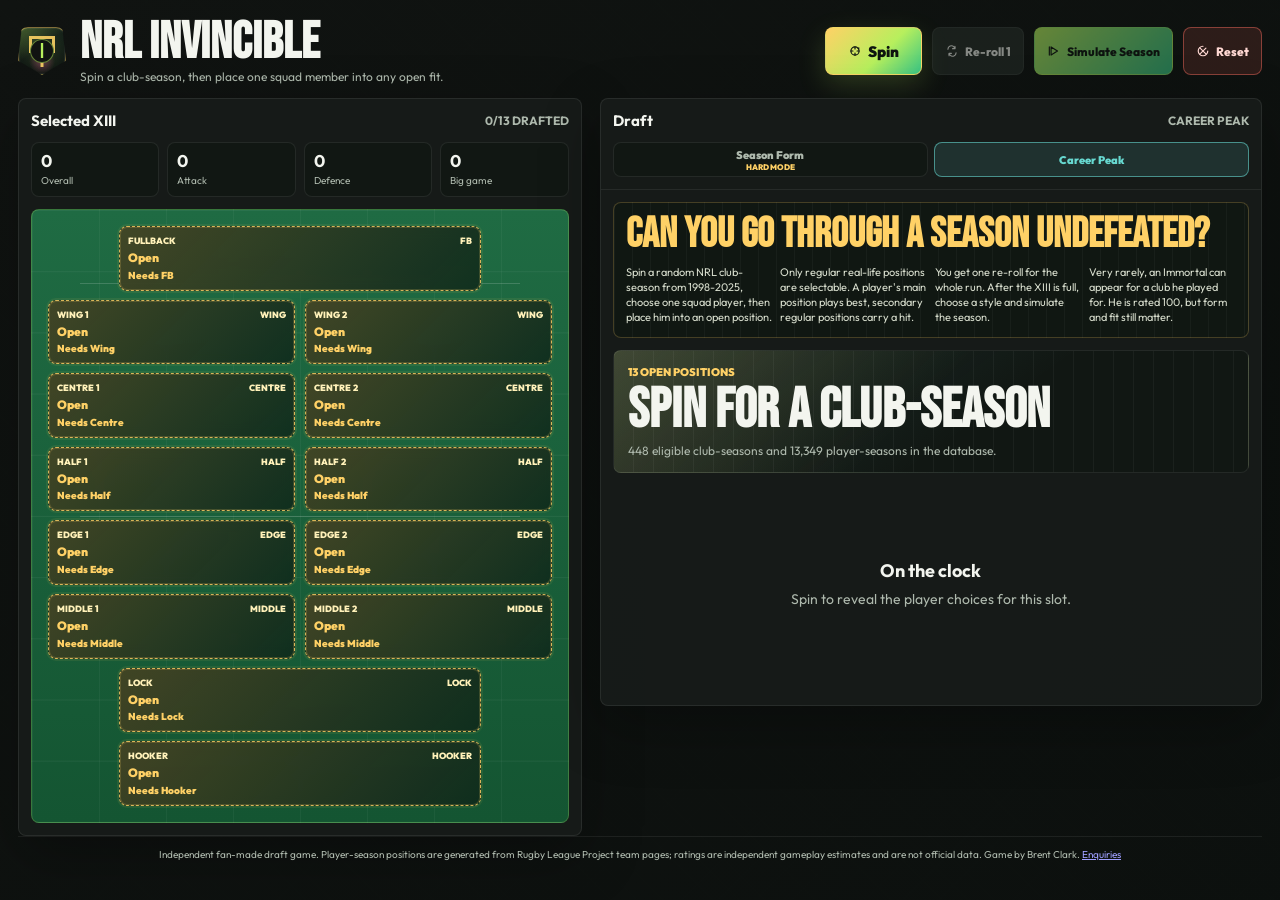
<file: index.html>
<!doctype html>
<html lang="en">
  <head>
    <meta charset="utf-8" />
    <meta name="viewport" content="width=device-width, initial-scale=1" />
    <title>NRL Invincible</title>
    <link rel="preconnect" href="https://fonts.googleapis.com" />
    <link rel="preconnect" href="https://fonts.gstatic.com" crossorigin />
    <link href="https://fonts.googleapis.com/css2?family=Bebas+Neue&family=Outfit:wght@400;600;700;800;900&display=swap" rel="stylesheet" />
    <link rel="icon" type="image/svg+xml" href="favicon.svg" />
    <link rel="stylesheet" href="styles.css?v=ratings-merge-2-20260616" />
  </head>
  <body>
    <main id="app" class="shell"></main>
    <script src="player-data.js?v=position-audit-20260613"></script>
    <script>
      window.addEventListener("error", (event) => {
        const scriptPath = event.target?.src ? new URL(event.target.src).pathname : "";
        if (scriptPath.endsWith("/player-position-audit.js")) {
          event.preventDefault();
          window.NRL_PLAYER_POSITION_AUDIT = null;
        }
      }, true);
    </script>
    <script src="player-position-audit.js?v=position-audit-20260613"></script>
    <script src="app.js?v=ratings-merge-2-20260616"></script>
  </body>
</html>
</file>
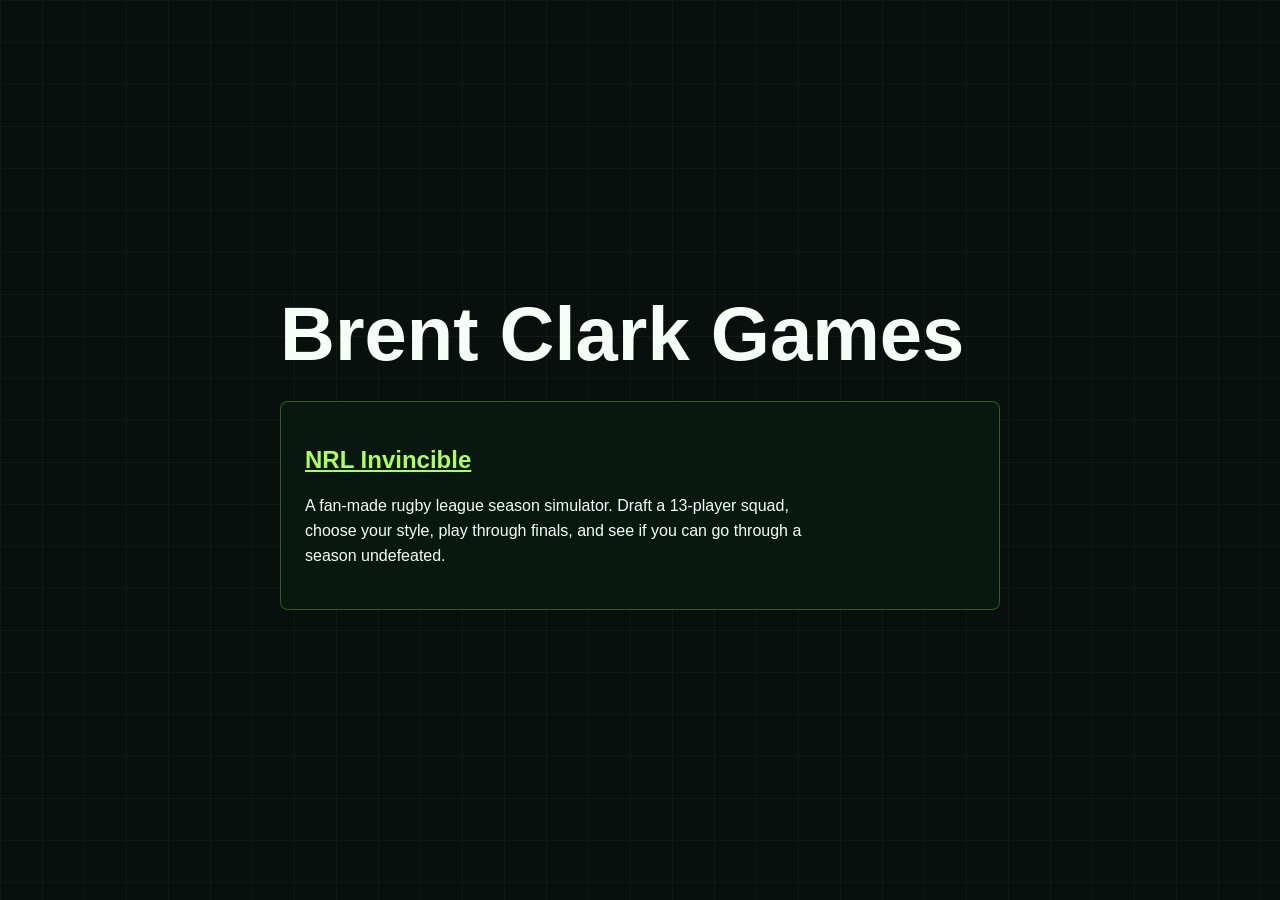
<file: public/index.html>
<!doctype html>
<html lang="en">
  <head>
    <meta charset="utf-8" />
    <meta name="viewport" content="width=device-width, initial-scale=1" />
    <title>Brent Clark Games</title>
    <meta name="description" content="Games by Brent Clark, including NRL Invincible, a fan-made rugby league season simulator." />
    <meta name="robots" content="index, follow" />
    <link rel="canonical" href="https://www.brent-clark.com/" />
    <style>
      :root {
        color-scheme: dark;
        font-family: Arial, sans-serif;
        background: #07100c;
        color: #f4fff7;
      }

      body {
        margin: 0;
        min-height: 100vh;
        display: grid;
        place-items: center;
        background:
          linear-gradient(rgba(255, 255, 255, 0.04) 1px, transparent 1px),
          linear-gradient(90deg, rgba(255, 255, 255, 0.04) 1px, transparent 1px),
          #07100c;
        background-size: 42px 42px;
      }

      main {
        width: min(720px, calc(100% - 32px));
      }

      h1 {
        margin: 0 0 24px;
        font-size: clamp(40px, 8vw, 76px);
      }

      section {
        border: 1px solid rgba(172, 255, 85, 0.28);
        border-radius: 8px;
        padding: 24px;
        background: rgba(10, 26, 18, 0.88);
      }

      a {
        color: #adff55;
        font-weight: 800;
      }

      p {
        max-width: 58ch;
        line-height: 1.55;
      }
    </style>
  </head>
  <body>
    <main>
      <h1>Brent Clark Games</h1>
      <section>
        <h2><a href="/nrlinvincible/">NRL Invincible</a></h2>
        <p>A fan-made rugby league season simulator. Draft a 13-player squad, choose your style, play through finals, and see if you can go through a season undefeated.</p>
      </section>
    </main>
  </body>
</html>
</file>
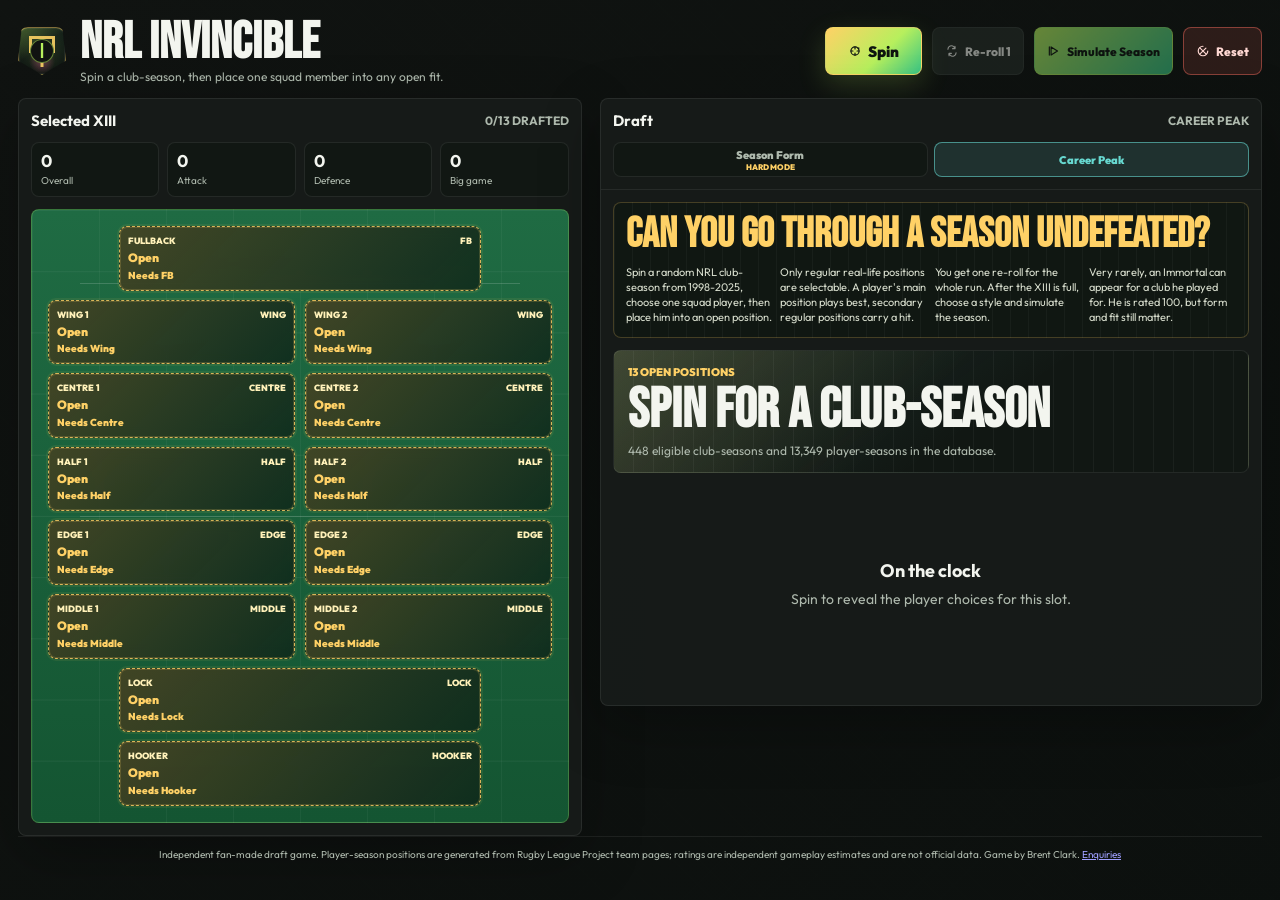
<file: public/nrlinvincible/index.html>
<!doctype html>
<html lang="en">
  <head>
    <meta charset="utf-8" />
    <meta name="viewport" content="width=device-width, initial-scale=1" />
    <title>NRL Invincible - Rugby League Season Simulator</title>
    <meta name="description" content="NRL Invincible is a fan-made rugby league game where you draft a 13-player squad, simulate a season, chase finals glory, and try to go undefeated." />
    <meta name="robots" content="index, follow" />
    <link rel="canonical" href="https://www.brent-clark.com/nrlinvincible/" />
    <meta property="og:site_name" content="Brent Clark Games" />
    <meta property="og:title" content="NRL Invincible" />
    <meta property="og:description" content="Draft your squad, simulate a season, and see if you can go undefeated." />
    <meta property="og:type" content="website" />
    <meta property="og:url" content="https://www.brent-clark.com/nrlinvincible/" />
    <meta property="og:image" content="https://www.brent-clark.com/nrlinvincible/social-preview.svg" />
    <meta name="twitter:card" content="summary_large_image" />
    <meta name="twitter:title" content="NRL Invincible" />
    <meta name="twitter:description" content="Draft your squad, simulate a season, and see if you can go undefeated." />
    <meta name="twitter:image" content="https://www.brent-clark.com/nrlinvincible/social-preview.svg" />
    <link rel="preconnect" href="https://fonts.googleapis.com" />
    <link rel="preconnect" href="https://fonts.gstatic.com" crossorigin />
    <link href="https://fonts.googleapis.com/css2?family=Bebas+Neue&family=Outfit:wght@400;600;700;800;900&display=swap" rel="stylesheet" />
    <link rel="icon" type="image/svg+xml" href="favicon.svg" />
    <link rel="stylesheet" href="styles.css?v=ratings-merge-3-20260616" />
    <script type="application/ld+json">
      {
        "@context": "https://schema.org",
        "@type": "VideoGame",
        "name": "NRL Invincible",
        "url": "https://www.brent-clark.com/nrlinvincible/",
        "description": "A fan-made rugby league season simulator where you draft a 13-player squad, simulate a season, chase finals glory, and try to go undefeated.",
        "applicationCategory": "Game",
        "operatingSystem": "Web browser",
        "genre": ["Sports game", "Simulation game"],
        "creator": {
          "@type": "Person",
          "name": "Brent Clark"
        }
      }
    </script>
  </head>
  <body>
    <main id="app" class="shell" aria-label="NRL Invincible game"></main>
    <noscript>
      <h1>NRL Invincible</h1>
      <p>NRL Invincible is a fan-made rugby league season simulator. Draft a 13-player squad, choose your style, play through finals, and see if you can go through a season undefeated.</p>
    </noscript>
    <script src="player-data.js?v=position-audit-20260613"></script>
    <script>
      window.addEventListener("error", (event) => {
        const scriptPath = event.target?.src ? new URL(event.target.src).pathname : "";
        if (scriptPath.endsWith("/player-position-audit.js")) {
          event.preventDefault();
          window.NRL_PLAYER_POSITION_AUDIT = null;
        }
      }, true);
    </script>
    <script src="player-position-audit.js?v=position-audit-20260613"></script>
    <script src="app.js?v=ratings-merge-3-20260616"></script>
  </body>
</html>
</file>
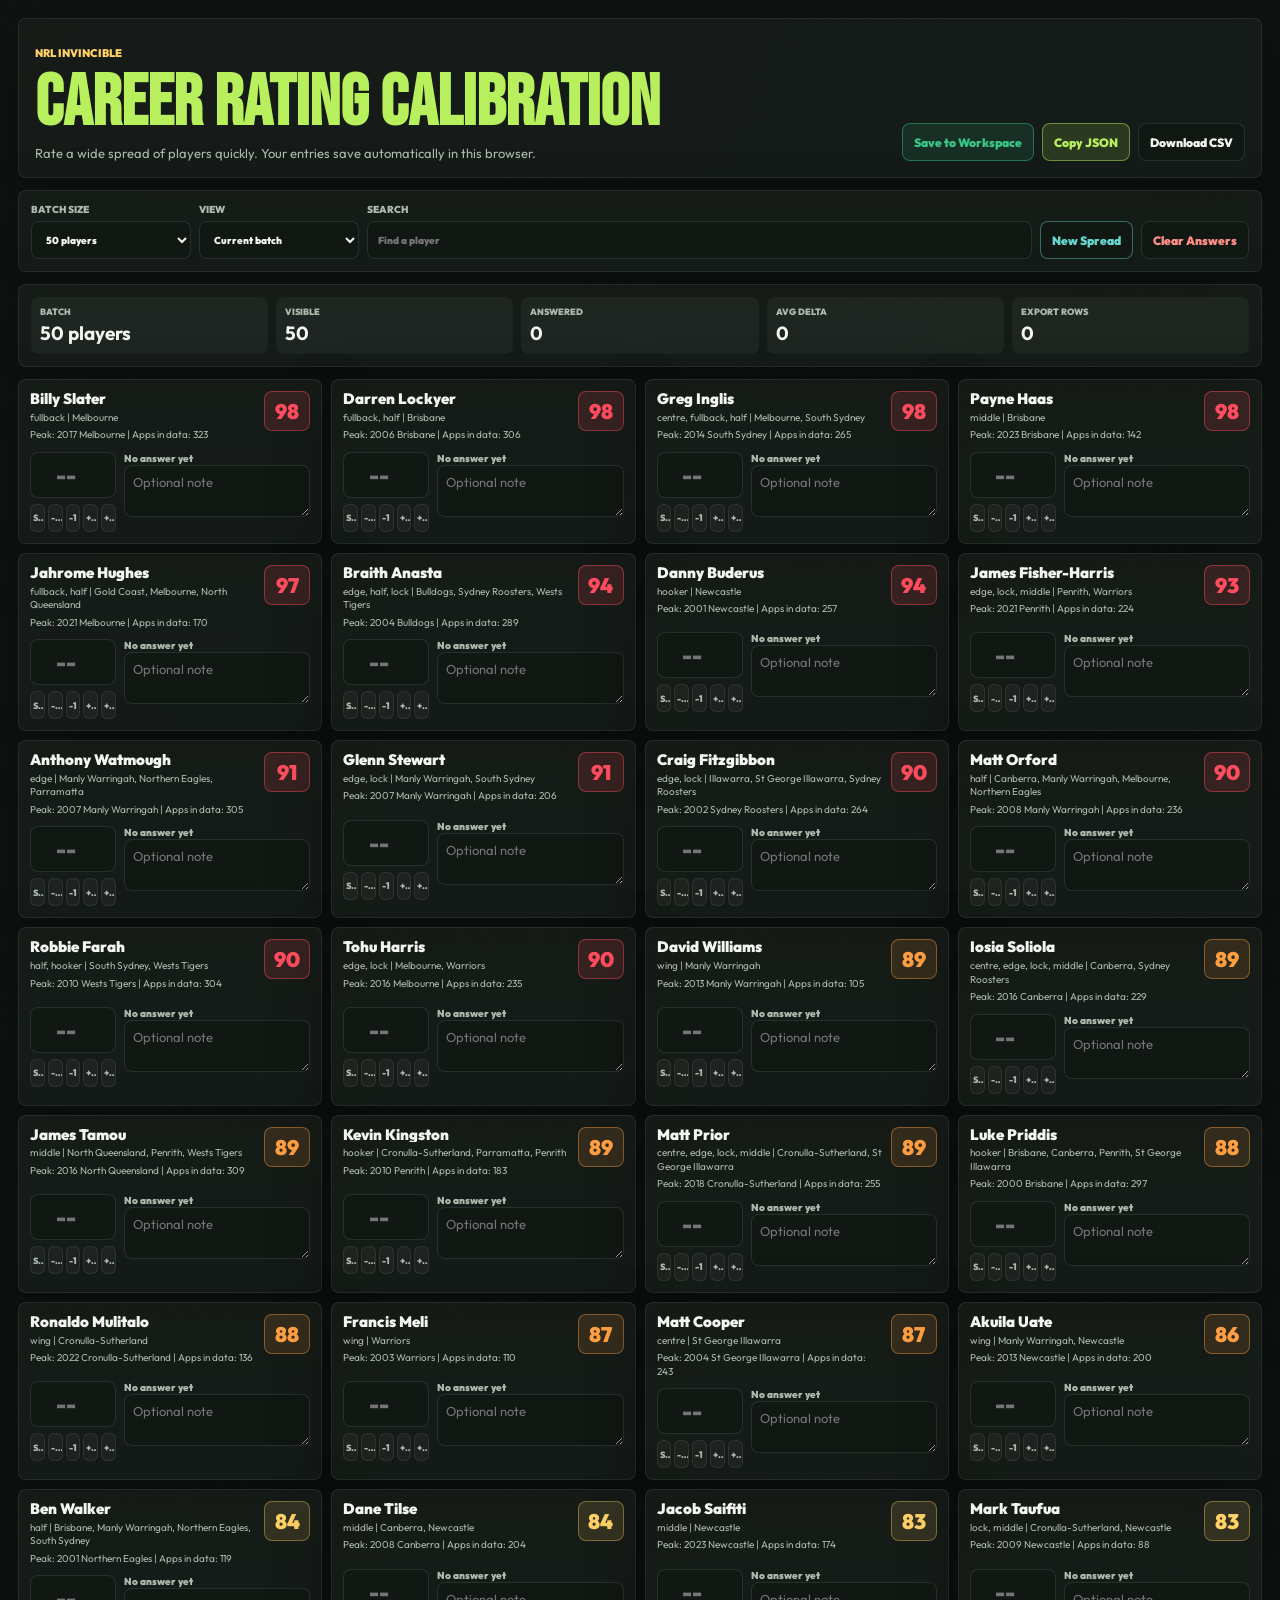
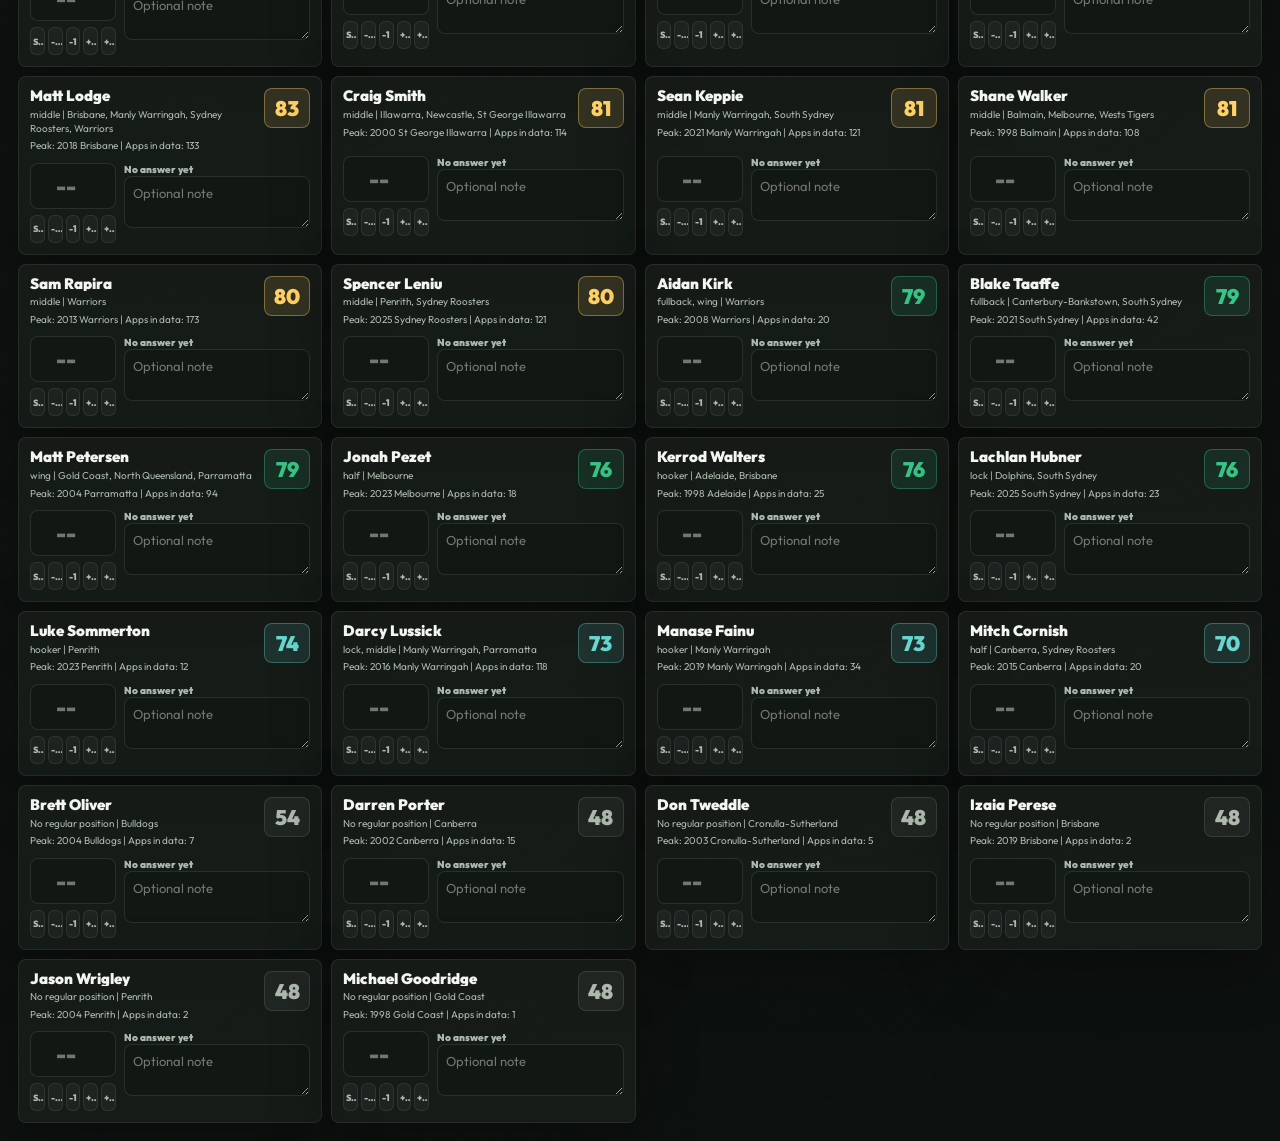
<file: rating-calibration.html>
<!doctype html>
<html lang="en">
  <head>
    <meta charset="utf-8" />
    <meta name="viewport" content="width=device-width, initial-scale=1" />
    <title>NRL Invincible Rating Calibration</title>
    <link rel="preconnect" href="https://fonts.googleapis.com" />
    <link rel="preconnect" href="https://fonts.gstatic.com" crossorigin />
    <link href="https://fonts.googleapis.com/css2?family=Bebas+Neue&family=Outfit:wght@400;600;700;800;900&display=swap" rel="stylesheet" />
    <link rel="icon" type="image/svg+xml" href="favicon.svg" />
    <link rel="stylesheet" href="rating-calibration.css?v=20260616-quick-buttons" />
  </head>
  <body>
    <main class="calibration-shell">
      <header class="calibration-header">
        <div>
          <p class="eyebrow">NRL Invincible</p>
          <h1>Career Rating Calibration</h1>
          <p class="subtitle">Rate a wide spread of players quickly. Your entries save automatically in this browser.</p>
        </div>
        <div class="header-actions">
          <button id="saveWorkspace" class="button success">Save to Workspace</button>
          <button id="copyJson" class="button primary">Copy JSON</button>
          <button id="downloadCsv" class="button">Download CSV</button>
        </div>
      </header>

      <section class="controls-panel">
        <label>
          <span>Batch size</span>
          <select id="batchSize">
            <option value="30">30 players</option>
            <option value="50" selected>50 players</option>
            <option value="80">80 players</option>
          </select>
        </label>
        <label>
          <span>View</span>
          <select id="viewMode">
            <option value="batch" selected>Current batch</option>
            <option value="unanswered">Unanswered in batch</option>
            <option value="answered">Answered only</option>
            <option value="all">All sampled answers</option>
          </select>
        </label>
        <label class="search-field">
          <span>Search</span>
          <input id="searchBox" type="search" placeholder="Find a player" autocomplete="off" />
        </label>
        <button id="newBatch" class="button accent">New Spread</button>
        <button id="clearAnswers" class="button danger">Clear Answers</button>
      </section>

      <section id="summary" class="summary-panel"></section>
      <section id="exportPanel" class="export-panel" hidden>
        <div class="export-header">
          <div>
            <h2 id="exportTitle">Export</h2>
            <p id="exportStatus">The export text is ready.</p>
          </div>
          <button id="selectExportText" class="button">Select Text</button>
        </div>
        <textarea id="exportText" readonly spellcheck="false"></textarea>
      </section>
      <section id="playerGrid" class="player-grid"></section>
    </main>

    <main id="app" class="hidden-game" aria-hidden="true"></main>
    <script src="player-data.js?v=position-audit-20260613"></script>
    <script>
      window.addEventListener("error", (event) => {
        const scriptPath = event.target?.src ? new URL(event.target.src).pathname : "";
        if (scriptPath.endsWith("/player-position-audit.js")) {
          event.preventDefault();
          window.NRL_PLAYER_POSITION_AUDIT = null;
        }
      }, true);
    </script>
    <script src="player-position-audit.js?v=position-audit-20260613"></script>
    <script src="app.js?v=goal-kicker-selection-20260615"></script>
    <script src="rating-calibration-tool.js?v=20260616-workspace-save"></script>
  </body>
</html>
</file>
<file: styles.css>
:root {
  color-scheme: dark;
  --bg: #101311;
  --panel: #171c19;
  --panel-2: #1e2521;
  --line: #303a34;
  --text: #f3f5ef;
  --muted: #aeb9ad;
  --soft: #d8dece;
  --lime: #b7ef5d;
  --green: #37c484;
  --gold: #ffd166;
  --coral: #ff6f61;
  --aqua: #67d8d0;
  --rose: #f58aa7;
  --shadow: 0 20px 60px rgba(0, 0, 0, 0.28);
}

* {
  box-sizing: border-box;
}

html {
  min-height: 100%;
  font-size: 14px;
}

body {
  min-height: 100%;
  margin: 0;
  background:
    linear-gradient(135deg, rgba(16, 19, 17, 0.96), rgba(12, 16, 14, 0.96)),
    repeating-linear-gradient(45deg, rgba(183, 239, 93, 0.055) 0 1px, transparent 1px 18px),
    repeating-linear-gradient(135deg, rgba(103, 216, 208, 0.04) 0 1px, transparent 1px 26px),
    #101311;
  color: var(--text);
  font-family:
    Outfit, Inter, ui-sans-serif, system-ui, -apple-system, BlinkMacSystemFont, "Segoe UI",
    sans-serif;
  font-size: 14px;
}

button,
input,
select {
  font: inherit;
}

button {
  border: 0;
}

.shell {
  width: min(1440px, 100%);
  min-height: 100vh;
  margin: 0 auto;
  padding: 18px;
}

.app-frame {
  display: grid;
  grid-template-columns: minmax(340px, 0.92fr) minmax(420px, 1.08fr);
  gap: 18px;
  align-items: start;
}

.topbar {
  display: flex;
  align-items: center;
  justify-content: space-between;
  gap: 16px;
  margin-bottom: 14px;
}

.brand {
  display: flex;
  align-items: center;
  gap: 14px;
  min-width: 0;
}

.brand-mark {
  position: relative;
  display: grid;
  width: 48px;
  height: 48px;
  flex: 0 0 48px;
  place-items: center;
  overflow: hidden;
  border: 1px solid rgba(255, 209, 102, 0.48);
  border-radius: 10px 10px 16px 16px;
  background:
    radial-gradient(circle at 50% 72%, rgba(255, 92, 168, 0.35), transparent 32%),
    linear-gradient(145deg, rgba(183, 239, 93, 0.28), transparent 44%),
    linear-gradient(180deg, #18251c, #0f1512);
  color: var(--lime);
  box-shadow:
    inset 0 0 0 1px rgba(255, 255, 255, 0.06),
    0 10px 24px rgba(0, 0, 0, 0.28);
  clip-path: polygon(8% 0, 92% 0, 100% 70%, 50% 100%, 0 70%);
}

.mark-goal {
  position: absolute;
  top: 8px;
  width: 26px;
  height: 17px;
  border: 3px solid rgba(255, 209, 102, 0.9);
  border-bottom: 0;
}

.mark-goal::before {
  position: absolute;
  left: 50%;
  top: 0;
  width: 3px;
  height: 28px;
  background: rgba(255, 209, 102, 0.9);
  content: "";
  transform: translateX(-50%);
}

.mark-core {
  position: relative;
  z-index: 1;
  display: grid;
  width: 24px;
  height: 24px;
  place-items: center;
  border: 1px solid rgba(183, 239, 93, 0.52);
  border-radius: 50%;
  background: #101311;
  color: var(--lime);
  font-family: "Bebas Neue", Impact, sans-serif;
  font-size: 21px;
  line-height: 1;
  box-shadow: 0 0 18px rgba(183, 239, 93, 0.2);
}

h1,
h2,
h3,
p {
  margin: 0;
}

h1 {
  font-family: "Bebas Neue", Impact, sans-serif;
  font-size: clamp(34px, 4vw, 58px);
  line-height: 0.96;
  letter-spacing: 0;
}

.subtitle {
  margin-top: 2px;
  color: var(--muted);
  font-size: 12px;
}

.toolbar {
  display: flex;
  flex-wrap: wrap;
  justify-content: flex-end;
  gap: 10px;
}

.button {
  display: inline-flex;
  min-height: 36px;
  align-items: center;
  justify-content: center;
  gap: 6px;
  padding: 8px 12px;
  border: 1px solid rgba(255, 255, 255, 0.08);
  border-radius: 8px;
  background: #252d28;
  color: var(--text);
  cursor: pointer;
  font-weight: 800;
  font-size: 12px;
  transition:
    transform 160ms ease,
    border-color 160ms ease,
    background 160ms ease;
}

.button.spin-button {
  min-height: 48px;
  padding: 10px 22px;
  border-color: rgba(255, 209, 102, 0.72);
  background: linear-gradient(135deg, #ffd166, #b7ef5d 58%, #37c484);
  color: #0d140f;
  font-size: 15px;
  font-weight: 950;
  box-shadow: 0 10px 28px rgba(183, 239, 93, 0.18);
}

.button:hover {
  transform: translateY(-1px);
  border-color: rgba(183, 239, 93, 0.48);
  background: #2d372f;
}

.button:disabled {
  cursor: not-allowed;
  opacity: 0.52;
  transform: none;
}

.button.primary {
  border-color: rgba(183, 239, 93, 0.5);
  background: linear-gradient(135deg, #b7ef5d, #37c484);
  color: #0d140f;
}

.button.warning {
  border-color: rgba(255, 111, 97, 0.44);
  background: rgba(255, 111, 97, 0.13);
  color: #ffd8d3;
}

.button.small {
  min-height: 34px;
  padding: 7px 10px;
  font-size: 12px;
}

.icon,
.button-icon {
  display: inline-grid;
  width: 14px;
  height: 14px;
  place-items: center;
  line-height: 1;
}

.button-icon {
  flex: 0 0 14px;
  fill: none;
  stroke: currentColor;
  stroke-linecap: round;
  stroke-linejoin: round;
  stroke-width: 2;
}

.panel {
  scroll-margin-top: 112px;
  border: 1px solid rgba(255, 255, 255, 0.08);
  border-radius: 8px;
  background: rgba(23, 28, 25, 0.92);
  box-shadow: var(--shadow);
}

.draft-panel,
.results-panel {
  overflow: hidden;
}

.panel-header {
  display: flex;
  align-items: center;
  justify-content: space-between;
  gap: 12px;
  padding: 12px 12px 0;
}

.panel-title {
  font-size: 15px;
}

.mini {
  color: var(--muted);
  font-size: 12px;
  font-weight: 700;
  text-transform: uppercase;
}

.meter-row {
  display: grid;
  grid-template-columns: repeat(4, minmax(0, 1fr));
  gap: 8px;
  padding: 12px;
}

.metric {
  min-width: 0;
  padding: 9px;
  border: 1px solid rgba(255, 255, 255, 0.08);
  border-radius: 8px;
  background: #111713;
}

.metric b {
  display: block;
  overflow: hidden;
  color: var(--text);
  font-size: 17px;
  line-height: 1.05;
  text-overflow: ellipsis;
  white-space: nowrap;
}

.metric span {
  display: block;
  margin-top: 4px;
  color: var(--muted);
  font-size: 10px;
}

.pitch {
  position: relative;
  overflow: hidden;
  min-height: 610px;
  margin: 0 12px 12px;
  border: 1px solid rgba(183, 239, 93, 0.22);
  border-radius: 8px;
  background:
    linear-gradient(90deg, rgba(255, 255, 255, 0.04) 1px, transparent 1px) 0 0 / 12.5% 100%,
    linear-gradient(180deg, rgba(255, 255, 255, 0.05) 1px, transparent 1px) 0 0 / 100% 10%,
    linear-gradient(180deg, #1f6b43 0%, #145532 100%);
}

.pitch::before,
.pitch::after {
  position: absolute;
  z-index: 0;
  left: 9%;
  right: 9%;
  height: 1px;
  background: rgba(255, 255, 255, 0.16);
  content: "";
}

.pitch::before {
  top: 50%;
}

.pitch::after {
  top: 12%;
  box-shadow: 0 560px rgba(255, 255, 255, 0.16);
}

.slots {
  position: relative;
  z-index: 1;
  display: grid;
  grid-template-rows: repeat(8, minmax(52px, auto));
  gap: 9px;
  padding: 16px;
}

.slot-line {
  display: grid;
  gap: 10px;
}

.slot-line.fullback,
.slot-line.hooker {
  grid-template-columns: minmax(0, 0.72fr);
  justify-content: center;
}

.slot-line.wings,
.slot-line.centres,
.slot-line.halves,
.slot-line.edges {
  grid-template-columns: repeat(2, minmax(0, 1fr));
}

.slot-line.middles {
  grid-template-columns: repeat(2, minmax(0, 1fr));
}

.slot-line.lock {
  grid-template-columns: minmax(0, 0.72fr);
  justify-content: center;
}

.slot {
  min-width: 0;
  min-height: 62px;
  padding: 8px;
  border: 1px solid rgba(255, 255, 255, 0.14);
  border-radius: 8px;
  background: rgba(9, 16, 11, 0.74);
  backdrop-filter: blur(6px);
}

.slot.open {
  border-color: rgba(255, 209, 102, 0.82);
  border-style: dashed;
  background:
    linear-gradient(135deg, rgba(255, 209, 102, 0.22), rgba(55, 196, 132, 0.1)),
    rgba(9, 16, 11, 0.82);
  box-shadow:
    inset 0 0 0 1px rgba(255, 209, 102, 0.18),
    0 0 0 2px rgba(255, 209, 102, 0.08);
}

.slot.filled {
  border-color: rgba(183, 239, 93, 0.42);
  background: rgba(18, 30, 18, 0.88);
}

.slot-role {
  display: flex;
  align-items: center;
  justify-content: space-between;
  gap: 8px;
  color: var(--soft);
  font-size: 9px;
  font-weight: 900;
  text-transform: uppercase;
}

.slot-rating {
  display: inline-flex;
  min-width: 30px;
  justify-content: center;
  padding: 2px 5px;
  border-radius: 999px;
  background: var(--rating-bg, rgba(183, 239, 93, 0.16));
  color: var(--rating-color, var(--lime));
}

.slot-name {
  display: -webkit-box;
  overflow: hidden;
  margin-top: 6px;
  color: var(--text);
  font-size: 12px;
  font-weight: 900;
  line-height: 1.05;
  -webkit-box-orient: vertical;
  -webkit-line-clamp: 2;
}

.slot.open .slot-name {
  color: var(--gold);
}

.slot.open .slot-role {
  color: #fff1b9;
}

.slot.open .slot-meta {
  color: var(--gold);
  font-weight: 900;
}

.slot.goal-kicker-slot {
  border-color: rgba(255, 209, 102, 0.58);
  background:
    linear-gradient(135deg, rgba(255, 209, 102, 0.12), transparent 64%),
    rgba(13, 19, 15, 0.9);
}

.slot-meta {
  overflow: hidden;
  margin-top: 4px;
  color: var(--muted);
  font-size: 10px;
  text-overflow: ellipsis;
  white-space: nowrap;
}

.mode-bar {
  display: grid;
  grid-template-columns: repeat(2, minmax(0, 1fr));
  gap: 6px;
  padding: 12px;
  border-bottom: 1px solid rgba(255, 255, 255, 0.07);
}

.mode-button {
  display: grid;
  place-items: center;
  min-height: 34px;
  padding: 5px 8px;
  border: 1px solid rgba(255, 255, 255, 0.08);
  border-radius: 8px;
  background: #111713;
  color: var(--muted);
  cursor: pointer;
  font-weight: 900;
  font-size: 11px;
}

.mode-button small {
  margin-top: 1px;
  color: var(--gold);
  font-size: 8px;
  font-weight: 900;
  letter-spacing: 0;
  line-height: 1;
  text-transform: uppercase;
}

.mode-button.active small {
  color: #fff1b9;
}

.intro-panel {
  margin: 12px 12px 0;
  padding: 12px;
  border: 1px solid rgba(255, 209, 102, 0.22);
  border-radius: 8px;
  background:
    repeating-linear-gradient(90deg, rgba(255, 255, 255, 0.035) 0 1px, transparent 1px 18px),
    rgba(17, 23, 19, 0.92);
}

.intro-panel h2 {
  color: var(--gold);
  font-family: "Bebas Neue", Impact, sans-serif;
  font-size: clamp(28px, 4vw, 42px);
  line-height: 0.96;
}

.intro-grid {
  display: grid;
  grid-template-columns: repeat(4, minmax(0, 1fr));
  gap: 8px;
  margin-top: 10px;
}

.intro-grid p {
  color: var(--soft);
  font-size: 11px;
  line-height: 1.35;
}

.mode-button.active {
  border-color: rgba(103, 216, 208, 0.58);
  background: rgba(103, 216, 208, 0.12);
  color: var(--aqua);
}

.mode-button:disabled {
  cursor: not-allowed;
  opacity: 0.58;
}

.style-picker {
  display: grid;
  grid-template-columns: 0.8fr 1.2fr;
  gap: 10px;
  align-items: center;
  padding: 12px;
  border-bottom: 1px solid rgba(255, 255, 255, 0.07);
}

.style-picker h3 {
  font-size: 14px;
}

.style-picker p {
  margin-top: 4px;
  color: var(--muted);
  font-size: 10px;
}

.style-options {
  display: grid;
  grid-template-columns: repeat(3, minmax(0, 1fr));
  gap: 6px;
}

.style-button {
  min-width: 0;
  min-height: 52px;
  padding: 7px;
  border: 1px solid rgba(255, 255, 255, 0.08);
  border-radius: 8px;
  background: #111713;
  color: var(--muted);
  cursor: pointer;
  text-align: left;
}

.style-button b,
.style-button span {
  display: block;
  overflow: hidden;
  text-overflow: ellipsis;
}

.style-button b {
  color: var(--text);
  font-size: 11px;
}

.style-button span {
  margin-top: 4px;
  font-size: 9px;
  line-height: 1.15;
}

.style-button.active {
  border-color: rgba(255, 209, 102, 0.62);
  background: rgba(255, 209, 102, 0.12);
}

.style-badge {
  display: inline-flex;
  margin-left: 4px;
  color: var(--gold);
  font-size: 9px;
  font-weight: 950;
  text-transform: uppercase;
}

.goal-kicker-picker {
  display: grid;
  grid-template-columns: 0.72fr 1.28fr;
  gap: 10px;
  align-items: center;
  padding: 12px;
  border-bottom: 1px solid rgba(255, 255, 255, 0.07);
}

.goal-kicker-picker h3 {
  font-size: 14px;
}

.goal-kicker-picker p {
  margin-top: 4px;
  color: var(--muted);
  font-size: 10px;
}

.goal-kicker-options {
  display: grid;
  grid-template-columns: repeat(5, minmax(0, 1fr));
  gap: 6px;
}

.goal-kicker-button {
  display: grid;
  min-width: 0;
  min-height: 62px;
  gap: 5px;
  padding: 7px;
  border: 1px solid rgba(255, 255, 255, 0.08);
  border-radius: 8px;
  background: #111713;
  color: var(--muted);
  cursor: pointer;
  text-align: left;
}

.goal-kicker-button b,
.goal-kicker-button small {
  display: block;
  overflow: hidden;
  text-overflow: ellipsis;
  white-space: nowrap;
}

.goal-kicker-button b {
  color: var(--text);
  font-size: 10px;
}

.goal-kicker-button small {
  margin-top: 2px;
  color: var(--muted);
  font-size: 8px;
  font-weight: 900;
  text-transform: uppercase;
}

.goal-kicker-button.active {
  border-color: rgba(255, 209, 102, 0.62);
  background:
    linear-gradient(135deg, rgba(255, 209, 102, 0.14), transparent 66%),
    #141911;
}

.kicker-stats {
  display: flex;
  flex-wrap: wrap;
  gap: 4px;
}

.kicker-stat {
  display: inline-flex;
  min-width: 0;
  padding: 2px 4px;
  border: 1px solid var(--rating-border, rgba(255, 255, 255, 0.1));
  border-radius: 999px;
  background: var(--rating-bg, rgba(255, 255, 255, 0.05));
  color: var(--rating-color, var(--soft));
  font-size: 8px;
  font-weight: 950;
  line-height: 1.1;
  white-space: nowrap;
}

.prediction-panel {
  display: grid;
  grid-template-columns: 0.9fr 1.1fr;
  gap: 10px;
  align-items: center;
  margin: 0 12px 12px;
  padding: 12px;
  border: 1px solid rgba(103, 216, 208, 0.22);
  border-radius: 8px;
  background:
    linear-gradient(135deg, rgba(103, 216, 208, 0.12), transparent 58%),
    #111713;
}

.prediction-panel h3 {
  font-size: 18px;
  line-height: 1.05;
}

.prediction-panel p {
  margin-top: 5px;
  color: var(--muted);
  font-size: 11px;
}

.prediction-grid {
  display: grid;
  grid-template-columns: repeat(4, minmax(0, 1fr));
  gap: 6px;
}

.prediction-metric {
  min-width: 0;
  padding: 8px;
  border-radius: 8px;
  background: rgba(255, 255, 255, 0.045);
}

.prediction-metric span,
.prediction-metric b {
  display: block;
  overflow: hidden;
  text-overflow: ellipsis;
  white-space: nowrap;
}

.prediction-metric span {
  color: var(--muted);
  font-size: 9px;
  font-weight: 900;
  text-transform: uppercase;
}

.prediction-metric b {
  margin-top: 4px;
  color: var(--text);
  font-size: 11px;
  font-weight: 950;
}

.spin-stage {
  padding: 12px;
}

.wheel-card {
  position: relative;
  overflow: hidden;
  padding: 14px;
  border: 1px solid rgba(255, 255, 255, 0.08);
  border-radius: 8px;
  background:
    linear-gradient(135deg, rgba(255, 209, 102, 0.16), transparent 48%),
    linear-gradient(145deg, rgba(103, 216, 208, 0.12), transparent 58%),
    #111713;
}

.wheel-card::after {
  position: absolute;
  inset: 0;
  background: repeating-linear-gradient(90deg, transparent 0 19px, rgba(255, 255, 255, 0.045) 19px 20px);
  content: "";
  pointer-events: none;
}

.wheel-card > * {
  position: relative;
  z-index: 1;
}

.next-slot {
  color: var(--gold);
  font-size: 11px;
  font-weight: 900;
  text-transform: uppercase;
}

.wheel-title {
  margin-top: 6px;
  font-family: "Bebas Neue", Impact, sans-serif;
  font-size: clamp(30px, 5vw, 56px);
  line-height: 0.94;
  letter-spacing: 0;
}

.wheel-meta {
  margin-top: 6px;
  color: var(--muted);
  font-size: 12px;
}

.team-name {
  display: inline-flex;
  max-width: 100%;
  align-items: center;
  gap: 6px;
  vertical-align: middle;
}

.team-name.compact {
  gap: 4px;
}

.team-icon {
  display: inline-block;
  width: 18px;
  height: 18px;
  flex: 0 0 18px;
  border: 1px solid rgba(255, 255, 255, 0.2);
  border-radius: 50%;
  background: linear-gradient(135deg, var(--team-a) 0 50%, var(--team-b) 50% 100%);
  box-shadow:
    inset 0 0 0 1px rgba(0, 0, 0, 0.16),
    0 1px 6px rgba(0, 0, 0, 0.22);
}

.team-name.compact .team-icon {
  width: 13px;
  height: 13px;
  flex-basis: 13px;
}

.team-text {
  min-width: 0;
  overflow: hidden;
  text-overflow: ellipsis;
  white-space: nowrap;
}

.team-immortal-mini,
.inline-immortal,
.inline-goal-kicker {
  display: inline-flex;
  align-items: center;
  margin-left: 4px;
  color: #f6d8ff;
  font-size: 0.78em;
  font-weight: 950;
  text-transform: uppercase;
}

.team-immortal-mini {
  color: #ffd166;
  text-transform: none;
}

.inline-goal-kicker {
  color: var(--gold);
}

.candidate-grid {
  display: grid;
  grid-template-columns: repeat(auto-fit, minmax(168px, 1fr));
  gap: 7px;
  align-items: start;
  margin-top: 10px;
}

.player-card {
  display: flex;
  min-width: 0;
  min-height: 168px;
  flex-direction: column;
  justify-content: space-between;
  padding: 8px;
  border: 1px solid rgba(255, 255, 255, 0.08);
  border-radius: 8px;
  background: #151b18;
}

.player-card:hover {
  border-color: rgba(183, 239, 93, 0.34);
}

.player-card.unavailable {
  border-color: rgba(255, 255, 255, 0.05);
  background: #111512;
  opacity: 0.48;
}

.player-card.unavailable:hover {
  border-color: rgba(255, 255, 255, 0.08);
}

.player-card.immortal {
  border-color: rgba(221, 167, 255, 0.58);
  background:
    linear-gradient(135deg, rgba(221, 167, 255, 0.18), transparent 48%),
    linear-gradient(145deg, rgba(255, 209, 102, 0.14), transparent 62%),
    #17151d;
  box-shadow: inset 0 0 0 1px rgba(255, 255, 255, 0.04);
}

.player-card.immortal.unavailable {
  opacity: 0.58;
}

.player-top {
  display: flex;
  justify-content: space-between;
  gap: 6px;
}

.player-name {
  display: -webkit-box;
  overflow: hidden;
  font-size: 12px;
  font-weight: 950;
  line-height: 1.04;
  -webkit-box-orient: vertical;
  -webkit-line-clamp: 2;
}

.rating-badge {
  display: grid;
  width: 38px;
  height: 38px;
  flex: 0 0 38px;
  place-items: center;
  border: 1px solid var(--rating-border, rgba(183, 239, 93, 0.36));
  border-radius: 8px;
  background: var(--rating-bg, #0e1510);
  color: var(--rating-color, var(--lime));
  font-size: 16px;
  font-weight: 950;
}

.player-sub {
  margin-top: 5px;
  color: var(--muted);
  font-size: 9px;
}

.tags {
  display: flex;
  flex-wrap: wrap;
  gap: 4px;
  margin-top: 6px;
}

.tag {
  padding: 2px 4px;
  border: 1px solid rgba(255, 255, 255, 0.08);
  border-radius: 999px;
  background: rgba(255, 255, 255, 0.04);
  color: var(--soft);
  font-size: 8px;
  font-weight: 800;
}

.tag.alt {
  border-color: rgba(103, 216, 208, 0.25);
  color: var(--aqua);
}

.tag.immortal-tag {
  border-color: rgba(221, 167, 255, 0.42);
  background: rgba(221, 167, 255, 0.12);
  color: #f6d8ff;
}

.ratings {
  display: grid;
  gap: 4px;
  margin-top: 7px;
}

.rating-row {
  display: grid;
  grid-template-columns: 32px minmax(0, 1fr) 20px;
  align-items: center;
  gap: 6px;
  color: var(--muted);
  font-size: 8px;
  font-weight: 800;
}

.bar {
  overflow: hidden;
  height: 5px;
  border-radius: 999px;
  background: rgba(255, 255, 255, 0.08);
}

.bar span {
  display: block;
  height: 100%;
  border-radius: inherit;
  background: var(--rating-color, linear-gradient(90deg, var(--coral), var(--gold), var(--green)));
}

.rating-immortal {
  --rating-color: #f6d8ff;
  --rating-bg: linear-gradient(135deg, rgba(221, 167, 255, 0.24), rgba(255, 209, 102, 0.18));
  --rating-border: rgba(221, 167, 255, 0.64);
}

.rating-red {
  --rating-color: #ff4d5f;
  --rating-bg: rgba(255, 77, 95, 0.14);
  --rating-border: rgba(255, 77, 95, 0.45);
}

.rating-orange {
  --rating-color: #ff9d3d;
  --rating-bg: rgba(255, 157, 61, 0.14);
  --rating-border: rgba(255, 157, 61, 0.42);
}

.rating-yellow {
  --rating-color: #ffd166;
  --rating-bg: rgba(255, 209, 102, 0.14);
  --rating-border: rgba(255, 209, 102, 0.42);
}

.rating-green {
  --rating-color: #37c484;
  --rating-bg: rgba(55, 196, 132, 0.14);
  --rating-border: rgba(55, 196, 132, 0.42);
}

.rating-blue {
  --rating-color: #67d8d0;
  --rating-bg: rgba(103, 216, 208, 0.13);
  --rating-border: rgba(103, 216, 208, 0.38);
}

.rating-grey {
  --rating-color: #aeb9ad;
  --rating-bg: rgba(174, 185, 173, 0.11);
  --rating-border: rgba(174, 185, 173, 0.24);
}

.card-actions {
  display: grid;
  grid-template-columns: repeat(2, minmax(0, 1fr));
  gap: 4px;
  margin-top: 7px;
}

.card-actions .button {
  width: 100%;
  min-width: 0;
}

.position-pick {
  min-height: 28px;
  flex-direction: column;
  gap: 1px;
  align-items: flex-start;
  padding: 4px 5px;
  font-size: 9px;
  line-height: 1.05;
  text-align: left;
}

.position-pick span {
  color: rgba(13, 20, 15, 0.78);
  font-size: 7px;
  font-weight: 900;
  line-height: 1.1;
  text-transform: uppercase;
}

.position-pick.secondary {
  border-color: rgba(255, 209, 102, 0.48);
  background: linear-gradient(135deg, #ffd166, #37c484);
}

.position-pick.cover {
  border-color: rgba(255, 157, 61, 0.54);
  background: linear-gradient(135deg, #ff9d3d, #ffd166);
}

.empty-state {
  display: grid;
  min-height: 220px;
  place-items: center;
  padding: 18px;
  color: var(--muted);
  text-align: center;
}

.empty-state strong {
  display: block;
  margin-bottom: 8px;
  color: var(--text);
  font-size: 18px;
}

.result-hero {
  display: grid;
  grid-template-columns: 1.1fr 0.9fr;
  gap: 12px;
  padding: 12px;
}

.simulation-stage {
  display: grid;
  gap: 10px;
  padding: 12px;
}

.sim-game-card {
  min-height: 210px;
  padding: 18px;
  border: 1px solid rgba(255, 255, 255, 0.08);
  border-radius: 8px;
  background:
    linear-gradient(135deg, rgba(103, 216, 208, 0.08), transparent),
    #111713;
}

.sim-game-card.win {
  border-color: rgba(55, 196, 132, 0.42);
  background:
    linear-gradient(135deg, rgba(55, 196, 132, 0.18), transparent 58%),
    #111713;
}

.sim-game-card.loss {
  border-color: rgba(255, 111, 97, 0.42);
  background:
    linear-gradient(135deg, rgba(255, 111, 97, 0.16), transparent 58%),
    #111713;
}

.sim-game-card.gold {
  border-color: rgba(255, 209, 102, 0.72);
  background:
    linear-gradient(135deg, rgba(255, 209, 102, 0.24), transparent 58%),
    #111713;
}

.sim-game-card h2 {
  margin-top: 6px;
  font-size: clamp(44px, 9vw, 96px);
  line-height: 0.9;
}

.sim-opponent {
  margin-top: 8px;
  color: var(--muted);
  font-size: 16px;
  font-weight: 800;
}

.sim-result {
  margin-top: 9px;
  font-size: 20px;
  font-weight: 950;
}

.sim-scorers {
  margin-top: 10px;
  color: var(--muted);
  font-size: 13px;
  line-height: 1.4;
}

.speech-card h2 {
  font-size: clamp(36px, 7vw, 74px);
}

.speech-options {
  display: grid;
  grid-template-columns: repeat(3, minmax(0, 1fr));
  gap: 8px;
  margin-top: 14px;
}

.speech-button {
  min-height: 76px;
  flex-direction: column;
  align-items: flex-start;
  justify-content: center;
  gap: 4px;
  text-align: left;
}

.speech-button span,
.speech-button small {
  display: block;
  overflow: hidden;
  text-overflow: ellipsis;
}

.speech-button small {
  color: rgba(13, 20, 15, 0.78);
  font-size: 9px;
  font-weight: 900;
  line-height: 1.2;
  white-space: normal;
}

.sim-progress {
  overflow: hidden;
  height: 8px;
  border-radius: 999px;
  background: rgba(255, 255, 255, 0.08);
}

.sim-progress span {
  display: block;
  height: 100%;
  border-radius: inherit;
  background: linear-gradient(90deg, var(--aqua), var(--lime), var(--gold));
  transition: width 220ms ease;
}

.sim-list {
  max-height: 390px;
  overflow-y: auto;
}

.result-card {
  padding: 12px;
  border: 1px solid rgba(255, 255, 255, 0.08);
  border-radius: 8px;
  background: #111713;
}

.performance-card {
  grid-column: 1 / -1;
  border-color: rgba(103, 216, 208, 0.24);
}

.result-card h2 {
  font-size: clamp(24px, 5vw, 46px);
  line-height: 0.94;
}

.status-pill {
  display: inline-flex;
  margin-bottom: 10px;
  padding: 5px 9px;
  border-radius: 999px;
  background: rgba(255, 209, 102, 0.13);
  color: var(--gold);
  font-size: 12px;
  font-weight: 900;
  text-transform: uppercase;
}

.leaders {
  display: grid;
  grid-template-columns: repeat(2, minmax(0, 1fr));
  gap: 10px;
  margin-top: 12px;
}

.leader {
  min-width: 0;
  padding: 10px;
  border-radius: 8px;
  background: rgba(255, 255, 255, 0.04);
}

.leader span {
  display: block;
  color: var(--muted);
  font-size: 11px;
  font-weight: 800;
  text-transform: uppercase;
}

.leader b {
  display: block;
  overflow: hidden;
  margin-top: 4px;
  text-overflow: ellipsis;
  white-space: nowrap;
}

.tabs {
  display: flex;
  gap: 6px;
  padding: 0 12px 12px;
}

.tab {
  min-height: 32px;
  padding: 7px 10px;
  border: 1px solid rgba(255, 255, 255, 0.08);
  border-radius: 8px;
  background: #111713;
  color: var(--muted);
  cursor: pointer;
  font-size: 10px;
  font-weight: 900;
}

.tab.active {
  border-color: rgba(183, 239, 93, 0.4);
  color: var(--lime);
}

.table-wrap {
  overflow-x: auto;
  padding: 0 12px 12px;
}

.table-note {
  margin-bottom: 8px;
  color: var(--muted);
  font-size: 11px;
  font-weight: 800;
}

table {
  width: 100%;
  min-width: 720px;
  border-collapse: collapse;
  color: var(--soft);
}

table.compact-table {
  min-width: 560px;
}

.sim-result-cell {
  text-align: center;
}

th,
td {
  padding: 7px 7px;
  border-bottom: 1px solid rgba(255, 255, 255, 0.07);
  text-align: left;
  white-space: nowrap;
}

th {
  color: var(--muted);
  font-size: 10px;
  font-weight: 900;
  text-transform: uppercase;
}

td {
  font-size: 11px;
}

.win {
  color: var(--lime);
  font-weight: 900;
}

.loss {
  color: #ffb0a8;
  font-weight: 900;
}

.gold {
  color: var(--gold);
  font-weight: 950;
}

.scorer-cell {
  min-width: 220px;
  color: var(--muted);
  font-size: 10px;
  white-space: normal;
}

.notice {
  padding: 10px 12px;
  border-top: 1px solid rgba(255, 255, 255, 0.07);
  color: var(--muted);
  font-size: 10px;
  line-height: 1.5;
  text-align: center;
}

.toast {
  position: fixed;
  right: 22px;
  bottom: 22px;
  z-index: 5;
  max-width: min(380px, calc(100vw - 44px));
  padding: 12px 14px;
  border: 1px solid rgba(183, 239, 93, 0.35);
  border-radius: 8px;
  background: #111713;
  color: var(--text);
  box-shadow: var(--shadow);
  font-size: 13px;
  font-weight: 800;
}

@media (max-width: 1120px) {
  .app-frame {
    grid-template-columns: 1fr;
  }

  .pitch {
    min-height: 560px;
  }
}

@media (max-width: 760px) {
  .panel {
    scroll-margin-top: 158px;
  }

  .player-card {
    scroll-margin-top: 158px;
  }

  .shell {
    padding: 8px;
  }

  .topbar {
    position: sticky;
    z-index: 4;
    top: 0;
    align-items: flex-start;
    flex-direction: column;
    gap: 8px;
    margin: 0 0 10px;
    padding: 8px;
    border-bottom: 1px solid rgba(255, 255, 255, 0.08);
    background:
      linear-gradient(135deg, rgba(16, 19, 17, 0.97), rgba(12, 16, 14, 0.97)),
      repeating-linear-gradient(45deg, rgba(183, 239, 93, 0.055) 0 1px, transparent 1px 18px),
      #101311;
  }

  .brand {
    gap: 8px;
  }

  .brand-mark {
    width: 40px;
    height: 40px;
    flex-basis: 40px;
  }

  .mark-goal {
    top: 7px;
    width: 22px;
    height: 14px;
  }

  .mark-core {
    width: 21px;
    height: 21px;
    font-size: 18px;
  }

  h1 {
    font-size: 36px;
  }

  .subtitle {
    font-size: 11px;
  }

  .toolbar {
    display: grid;
    grid-template-columns: repeat(2, minmax(0, 1fr));
    width: 100%;
    justify-content: stretch;
    gap: 6px;
  }

  .button {
    min-height: 34px;
    padding: 7px 8px;
  }

  .spin-button {
    grid-column: 1 / -1;
    min-height: 52px;
  }

  .draft-panel {
    order: 1;
  }

  .results-panel {
    order: 1;
  }

  .squad-panel {
    order: 2;
  }

  .result-hero {
    grid-template-columns: 1fr;
  }

  .style-picker,
  .style-options,
  .goal-kicker-picker,
  .intro-grid,
  .prediction-panel,
  .prediction-grid {
    grid-template-columns: 1fr;
  }

  .goal-kicker-options {
    grid-template-columns: repeat(2, minmax(0, 1fr));
  }

  .meter-row {
    grid-template-columns: repeat(4, minmax(0, 1fr));
    gap: 5px;
  }

  .pitch {
    min-height: 0;
    margin: 0 8px 8px;
  }

  .slots {
    display: grid;
    grid-template-columns: repeat(2, minmax(0, 1fr));
    gap: 6px;
    padding: 8px;
  }

  .slot-line.fullback,
  .slot-line.hooker,
  .slot-line.lock,
  .slot-line.wings,
  .slot-line.centres,
  .slot-line.halves,
  .slot-line.edges,
  .slot-line.middles {
    display: contents;
  }

  .slot {
    min-height: 54px;
    padding: 7px;
  }

  .player-card {
    min-height: 0;
  }

  .leaders {
    grid-template-columns: 1fr;
  }

  .speech-options {
    grid-template-columns: 1fr;
  }

  .speech-button {
    min-height: 64px;
  }

  .sim-list {
    padding-right: 8px;
    padding-left: 8px;
  }

  table.sim-table {
    min-width: 0;
    table-layout: fixed;
  }

  .sim-table th,
  .sim-table td {
    padding: 6px 4px;
    font-size: 10px;
  }

  .sim-game-cell {
    width: 34px;
  }

  .sim-stage-cell {
    width: 42px;
    font-weight: 900;
  }

  .sim-score-cell {
    width: 56px;
    font-weight: 900;
  }

  .sim-result-cell {
    width: 34px;
    font-size: 12px;
  }

  .sim-opponent-cell {
    overflow: hidden;
    min-width: 0;
  }

  .sim-opponent-cell .team-name {
    max-width: 100%;
  }

  .sim-opponent-cell .team-label {
    overflow: hidden;
    text-overflow: ellipsis;
  }

  .tabs {
    overflow-x: auto;
  }
}
</file>
<file: public/nrlinvincible/styles.css>
:root {
  color-scheme: dark;
  --bg: #101311;
  --panel: #171c19;
  --panel-2: #1e2521;
  --line: #303a34;
  --text: #f3f5ef;
  --muted: #aeb9ad;
  --soft: #d8dece;
  --lime: #b7ef5d;
  --green: #37c484;
  --gold: #ffd166;
  --coral: #ff6f61;
  --aqua: #67d8d0;
  --rose: #f58aa7;
  --shadow: 0 20px 60px rgba(0, 0, 0, 0.28);
}

* {
  box-sizing: border-box;
}

html {
  min-height: 100%;
  font-size: 14px;
}

body {
  min-height: 100%;
  margin: 0;
  background:
    linear-gradient(135deg, rgba(16, 19, 17, 0.96), rgba(12, 16, 14, 0.96)),
    repeating-linear-gradient(45deg, rgba(183, 239, 93, 0.055) 0 1px, transparent 1px 18px),
    repeating-linear-gradient(135deg, rgba(103, 216, 208, 0.04) 0 1px, transparent 1px 26px),
    #101311;
  color: var(--text);
  font-family:
    Outfit, Inter, ui-sans-serif, system-ui, -apple-system, BlinkMacSystemFont, "Segoe UI",
    sans-serif;
  font-size: 14px;
}

button,
input,
select {
  font: inherit;
}

button {
  border: 0;
}

.shell {
  width: min(1440px, 100%);
  min-height: 100vh;
  margin: 0 auto;
  padding: 18px;
}

.app-frame {
  display: grid;
  grid-template-columns: minmax(340px, 0.92fr) minmax(420px, 1.08fr);
  gap: 18px;
  align-items: start;
}

.topbar {
  display: flex;
  align-items: center;
  justify-content: space-between;
  gap: 16px;
  margin-bottom: 14px;
}

.brand {
  display: flex;
  align-items: center;
  gap: 14px;
  min-width: 0;
}

.brand-mark {
  position: relative;
  display: grid;
  width: 48px;
  height: 48px;
  flex: 0 0 48px;
  place-items: center;
  overflow: hidden;
  border: 1px solid rgba(255, 209, 102, 0.48);
  border-radius: 10px 10px 16px 16px;
  background:
    radial-gradient(circle at 50% 72%, rgba(255, 92, 168, 0.35), transparent 32%),
    linear-gradient(145deg, rgba(183, 239, 93, 0.28), transparent 44%),
    linear-gradient(180deg, #18251c, #0f1512);
  color: var(--lime);
  box-shadow:
    inset 0 0 0 1px rgba(255, 255, 255, 0.06),
    0 10px 24px rgba(0, 0, 0, 0.28);
  clip-path: polygon(8% 0, 92% 0, 100% 70%, 50% 100%, 0 70%);
}

.mark-goal {
  position: absolute;
  top: 8px;
  width: 26px;
  height: 17px;
  border: 3px solid rgba(255, 209, 102, 0.9);
  border-bottom: 0;
}

.mark-goal::before {
  position: absolute;
  left: 50%;
  top: 0;
  width: 3px;
  height: 28px;
  background: rgba(255, 209, 102, 0.9);
  content: "";
  transform: translateX(-50%);
}

.mark-core {
  position: relative;
  z-index: 1;
  display: grid;
  width: 24px;
  height: 24px;
  place-items: center;
  border: 1px solid rgba(183, 239, 93, 0.52);
  border-radius: 50%;
  background: #101311;
  color: var(--lime);
  font-family: "Bebas Neue", Impact, sans-serif;
  font-size: 21px;
  line-height: 1;
  box-shadow: 0 0 18px rgba(183, 239, 93, 0.2);
}

h1,
h2,
h3,
p {
  margin: 0;
}

h1 {
  font-family: "Bebas Neue", Impact, sans-serif;
  font-size: clamp(34px, 4vw, 58px);
  line-height: 0.96;
  letter-spacing: 0;
}

.subtitle {
  margin-top: 2px;
  color: var(--muted);
  font-size: 12px;
}

.toolbar {
  display: flex;
  flex-wrap: wrap;
  justify-content: flex-end;
  gap: 10px;
}

.button {
  display: inline-flex;
  min-height: 36px;
  align-items: center;
  justify-content: center;
  gap: 6px;
  padding: 8px 12px;
  border: 1px solid rgba(255, 255, 255, 0.08);
  border-radius: 8px;
  background: #252d28;
  color: var(--text);
  cursor: pointer;
  font-weight: 800;
  font-size: 12px;
  transition:
    transform 160ms ease,
    border-color 160ms ease,
    background 160ms ease;
}

.button.spin-button {
  min-height: 48px;
  padding: 10px 22px;
  border-color: rgba(255, 209, 102, 0.72);
  background: linear-gradient(135deg, #ffd166, #b7ef5d 58%, #37c484);
  color: #0d140f;
  font-size: 15px;
  font-weight: 950;
  box-shadow: 0 10px 28px rgba(183, 239, 93, 0.18);
}

.button:hover {
  transform: translateY(-1px);
  border-color: rgba(183, 239, 93, 0.48);
  background: #2d372f;
}

.button:disabled {
  cursor: not-allowed;
  opacity: 0.52;
  transform: none;
}

.button.primary {
  border-color: rgba(183, 239, 93, 0.5);
  background: linear-gradient(135deg, #b7ef5d, #37c484);
  color: #0d140f;
}

.button.warning {
  border-color: rgba(255, 111, 97, 0.44);
  background: rgba(255, 111, 97, 0.13);
  color: #ffd8d3;
}

.button.small {
  min-height: 34px;
  padding: 7px 10px;
  font-size: 12px;
}

.icon,
.button-icon {
  display: inline-grid;
  width: 14px;
  height: 14px;
  place-items: center;
  line-height: 1;
}

.button-icon {
  flex: 0 0 14px;
  fill: none;
  stroke: currentColor;
  stroke-linecap: round;
  stroke-linejoin: round;
  stroke-width: 2;
}

.panel {
  scroll-margin-top: 112px;
  border: 1px solid rgba(255, 255, 255, 0.08);
  border-radius: 8px;
  background: rgba(23, 28, 25, 0.92);
  box-shadow: var(--shadow);
}

.draft-panel,
.results-panel {
  overflow: hidden;
}

.panel-header {
  display: flex;
  align-items: center;
  justify-content: space-between;
  gap: 12px;
  padding: 12px 12px 0;
}

.panel-title {
  font-size: 15px;
}

.mini {
  color: var(--muted);
  font-size: 12px;
  font-weight: 700;
  text-transform: uppercase;
}

.meter-row {
  display: grid;
  grid-template-columns: repeat(4, minmax(0, 1fr));
  gap: 8px;
  padding: 12px;
}

.metric {
  min-width: 0;
  padding: 9px;
  border: 1px solid rgba(255, 255, 255, 0.08);
  border-radius: 8px;
  background: #111713;
}

.metric b {
  display: block;
  overflow: hidden;
  color: var(--text);
  font-size: 17px;
  line-height: 1.05;
  text-overflow: ellipsis;
  white-space: nowrap;
}

.metric span {
  display: block;
  margin-top: 4px;
  color: var(--muted);
  font-size: 10px;
}

.pitch {
  position: relative;
  overflow: hidden;
  min-height: 610px;
  margin: 0 12px 12px;
  border: 1px solid rgba(183, 239, 93, 0.22);
  border-radius: 8px;
  background:
    linear-gradient(90deg, rgba(255, 255, 255, 0.04) 1px, transparent 1px) 0 0 / 12.5% 100%,
    linear-gradient(180deg, rgba(255, 255, 255, 0.05) 1px, transparent 1px) 0 0 / 100% 10%,
    linear-gradient(180deg, #1f6b43 0%, #145532 100%);
}

.pitch::before,
.pitch::after {
  position: absolute;
  z-index: 0;
  left: 9%;
  right: 9%;
  height: 1px;
  background: rgba(255, 255, 255, 0.16);
  content: "";
}

.pitch::before {
  top: 50%;
}

.pitch::after {
  top: 12%;
  box-shadow: 0 560px rgba(255, 255, 255, 0.16);
}

.slots {
  position: relative;
  z-index: 1;
  display: grid;
  grid-template-rows: repeat(8, minmax(52px, auto));
  gap: 9px;
  padding: 16px;
}

.slot-line {
  display: grid;
  gap: 10px;
}

.slot-line.fullback,
.slot-line.hooker {
  grid-template-columns: minmax(0, 0.72fr);
  justify-content: center;
}

.slot-line.wings,
.slot-line.centres,
.slot-line.halves,
.slot-line.edges {
  grid-template-columns: repeat(2, minmax(0, 1fr));
}

.slot-line.middles {
  grid-template-columns: repeat(2, minmax(0, 1fr));
}

.slot-line.lock {
  grid-template-columns: minmax(0, 0.72fr);
  justify-content: center;
}

.slot {
  min-width: 0;
  min-height: 62px;
  padding: 8px;
  border: 1px solid rgba(255, 255, 255, 0.14);
  border-radius: 8px;
  background: rgba(9, 16, 11, 0.74);
  backdrop-filter: blur(6px);
}

.slot.open {
  border-color: rgba(255, 209, 102, 0.82);
  border-style: dashed;
  background:
    linear-gradient(135deg, rgba(255, 209, 102, 0.22), rgba(55, 196, 132, 0.1)),
    rgba(9, 16, 11, 0.82);
  box-shadow:
    inset 0 0 0 1px rgba(255, 209, 102, 0.18),
    0 0 0 2px rgba(255, 209, 102, 0.08);
}

.slot.filled {
  border-color: rgba(183, 239, 93, 0.42);
  background: rgba(18, 30, 18, 0.88);
}

.slot-role {
  display: flex;
  align-items: center;
  justify-content: space-between;
  gap: 8px;
  color: var(--soft);
  font-size: 9px;
  font-weight: 900;
  text-transform: uppercase;
}

.slot-rating {
  display: inline-flex;
  min-width: 30px;
  justify-content: center;
  padding: 2px 5px;
  border-radius: 999px;
  background: var(--rating-bg, rgba(183, 239, 93, 0.16));
  color: var(--rating-color, var(--lime));
}

.slot-name {
  display: -webkit-box;
  overflow: hidden;
  margin-top: 6px;
  color: var(--text);
  font-size: 12px;
  font-weight: 900;
  line-height: 1.05;
  -webkit-box-orient: vertical;
  -webkit-line-clamp: 2;
}

.slot.open .slot-name {
  color: var(--gold);
}

.slot.open .slot-role {
  color: #fff1b9;
}

.slot.open .slot-meta {
  color: var(--gold);
  font-weight: 900;
}

.slot.goal-kicker-slot {
  border-color: rgba(255, 209, 102, 0.58);
  background:
    linear-gradient(135deg, rgba(255, 209, 102, 0.12), transparent 64%),
    rgba(13, 19, 15, 0.9);
}

.slot-meta {
  overflow: hidden;
  margin-top: 4px;
  color: var(--muted);
  font-size: 10px;
  text-overflow: ellipsis;
  white-space: nowrap;
}

.mode-bar {
  display: grid;
  grid-template-columns: repeat(2, minmax(0, 1fr));
  gap: 6px;
  padding: 12px;
  border-bottom: 1px solid rgba(255, 255, 255, 0.07);
}

.mode-button {
  display: grid;
  place-items: center;
  min-height: 34px;
  padding: 5px 8px;
  border: 1px solid rgba(255, 255, 255, 0.08);
  border-radius: 8px;
  background: #111713;
  color: var(--muted);
  cursor: pointer;
  font-weight: 900;
  font-size: 11px;
}

.mode-button small {
  margin-top: 1px;
  color: var(--gold);
  font-size: 8px;
  font-weight: 900;
  letter-spacing: 0;
  line-height: 1;
  text-transform: uppercase;
}

.mode-button.active small {
  color: #fff1b9;
}

.intro-panel {
  margin: 12px 12px 0;
  padding: 12px;
  border: 1px solid rgba(255, 209, 102, 0.22);
  border-radius: 8px;
  background:
    repeating-linear-gradient(90deg, rgba(255, 255, 255, 0.035) 0 1px, transparent 1px 18px),
    rgba(17, 23, 19, 0.92);
}

.intro-panel h2 {
  color: var(--gold);
  font-family: "Bebas Neue", Impact, sans-serif;
  font-size: clamp(28px, 4vw, 42px);
  line-height: 0.96;
}

.intro-grid {
  display: grid;
  grid-template-columns: repeat(4, minmax(0, 1fr));
  gap: 8px;
  margin-top: 10px;
}

.intro-grid p {
  color: var(--soft);
  font-size: 11px;
  line-height: 1.35;
}

.mode-button.active {
  border-color: rgba(103, 216, 208, 0.58);
  background: rgba(103, 216, 208, 0.12);
  color: var(--aqua);
}

.mode-button:disabled {
  cursor: not-allowed;
  opacity: 0.58;
}

.style-picker {
  display: grid;
  grid-template-columns: 0.8fr 1.2fr;
  gap: 10px;
  align-items: center;
  padding: 12px;
  border-bottom: 1px solid rgba(255, 255, 255, 0.07);
}

.style-picker h3 {
  font-size: 14px;
}

.style-picker p {
  margin-top: 4px;
  color: var(--muted);
  font-size: 10px;
}

.style-options {
  display: grid;
  grid-template-columns: repeat(3, minmax(0, 1fr));
  gap: 6px;
}

.style-button {
  min-width: 0;
  min-height: 52px;
  padding: 7px;
  border: 1px solid rgba(255, 255, 255, 0.08);
  border-radius: 8px;
  background: #111713;
  color: var(--muted);
  cursor: pointer;
  text-align: left;
}

.style-button b,
.style-button span {
  display: block;
  overflow: hidden;
  text-overflow: ellipsis;
}

.style-button b {
  color: var(--text);
  font-size: 11px;
}

.style-button span {
  margin-top: 4px;
  font-size: 9px;
  line-height: 1.15;
}

.style-button.active {
  border-color: rgba(255, 209, 102, 0.62);
  background: rgba(255, 209, 102, 0.12);
}

.style-badge {
  display: inline-flex;
  margin-left: 4px;
  color: var(--gold);
  font-size: 9px;
  font-weight: 950;
  text-transform: uppercase;
}

.goal-kicker-picker {
  display: grid;
  grid-template-columns: 0.72fr 1.28fr;
  gap: 10px;
  align-items: center;
  padding: 12px;
  border-bottom: 1px solid rgba(255, 255, 255, 0.07);
}

.goal-kicker-picker h3 {
  font-size: 14px;
}

.goal-kicker-picker p {
  margin-top: 4px;
  color: var(--muted);
  font-size: 10px;
}

.goal-kicker-options {
  display: grid;
  grid-template-columns: repeat(5, minmax(0, 1fr));
  gap: 6px;
}

.goal-kicker-button {
  display: grid;
  min-width: 0;
  min-height: 62px;
  gap: 5px;
  padding: 7px;
  border: 1px solid rgba(255, 255, 255, 0.08);
  border-radius: 8px;
  background: #111713;
  color: var(--muted);
  cursor: pointer;
  text-align: left;
}

.goal-kicker-button b,
.goal-kicker-button small {
  display: block;
  overflow: hidden;
  text-overflow: ellipsis;
  white-space: nowrap;
}

.goal-kicker-button b {
  color: var(--text);
  font-size: 10px;
}

.goal-kicker-button small {
  margin-top: 2px;
  color: var(--muted);
  font-size: 8px;
  font-weight: 900;
  text-transform: uppercase;
}

.goal-kicker-button.active {
  border-color: rgba(255, 209, 102, 0.62);
  background:
    linear-gradient(135deg, rgba(255, 209, 102, 0.14), transparent 66%),
    #141911;
}

.kicker-stats {
  display: flex;
  flex-wrap: wrap;
  gap: 4px;
}

.kicker-stat {
  display: inline-flex;
  min-width: 0;
  padding: 2px 4px;
  border: 1px solid var(--rating-border, rgba(255, 255, 255, 0.1));
  border-radius: 999px;
  background: var(--rating-bg, rgba(255, 255, 255, 0.05));
  color: var(--rating-color, var(--soft));
  font-size: 8px;
  font-weight: 950;
  line-height: 1.1;
  white-space: nowrap;
}

.prediction-panel {
  display: grid;
  grid-template-columns: 0.9fr 1.1fr;
  gap: 10px;
  align-items: center;
  margin: 0 12px 12px;
  padding: 12px;
  border: 1px solid rgba(103, 216, 208, 0.22);
  border-radius: 8px;
  background:
    linear-gradient(135deg, rgba(103, 216, 208, 0.12), transparent 58%),
    #111713;
}

.prediction-panel h3 {
  font-size: 18px;
  line-height: 1.05;
}

.prediction-panel p {
  margin-top: 5px;
  color: var(--muted);
  font-size: 11px;
}

.prediction-grid {
  display: grid;
  grid-template-columns: repeat(4, minmax(0, 1fr));
  gap: 6px;
}

.prediction-metric {
  min-width: 0;
  padding: 8px;
  border-radius: 8px;
  background: rgba(255, 255, 255, 0.045);
}

.prediction-metric span,
.prediction-metric b {
  display: block;
  overflow: hidden;
  text-overflow: ellipsis;
  white-space: nowrap;
}

.prediction-metric span {
  color: var(--muted);
  font-size: 9px;
  font-weight: 900;
  text-transform: uppercase;
}

.prediction-metric b {
  margin-top: 4px;
  color: var(--text);
  font-size: 11px;
  font-weight: 950;
}

.spin-stage {
  padding: 12px;
}

.wheel-card {
  position: relative;
  overflow: hidden;
  padding: 14px;
  border: 1px solid rgba(255, 255, 255, 0.08);
  border-radius: 8px;
  background:
    linear-gradient(135deg, rgba(255, 209, 102, 0.16), transparent 48%),
    linear-gradient(145deg, rgba(103, 216, 208, 0.12), transparent 58%),
    #111713;
}

.wheel-card::after {
  position: absolute;
  inset: 0;
  background: repeating-linear-gradient(90deg, transparent 0 19px, rgba(255, 255, 255, 0.045) 19px 20px);
  content: "";
  pointer-events: none;
}

.wheel-card > * {
  position: relative;
  z-index: 1;
}

.next-slot {
  color: var(--gold);
  font-size: 11px;
  font-weight: 900;
  text-transform: uppercase;
}

.wheel-title {
  margin-top: 6px;
  font-family: "Bebas Neue", Impact, sans-serif;
  font-size: clamp(30px, 5vw, 56px);
  line-height: 0.94;
  letter-spacing: 0;
}

.wheel-meta {
  margin-top: 6px;
  color: var(--muted);
  font-size: 12px;
}

.team-name {
  display: inline-flex;
  max-width: 100%;
  align-items: center;
  gap: 6px;
  vertical-align: middle;
}

.team-name.compact {
  gap: 4px;
}

.team-icon {
  display: inline-block;
  width: 18px;
  height: 18px;
  flex: 0 0 18px;
  border: 1px solid rgba(255, 255, 255, 0.2);
  border-radius: 50%;
  background: linear-gradient(135deg, var(--team-a) 0 50%, var(--team-b) 50% 100%);
  box-shadow:
    inset 0 0 0 1px rgba(0, 0, 0, 0.16),
    0 1px 6px rgba(0, 0, 0, 0.22);
}

.team-name.compact .team-icon {
  width: 13px;
  height: 13px;
  flex-basis: 13px;
}

.team-text {
  min-width: 0;
  overflow: hidden;
  text-overflow: ellipsis;
  white-space: nowrap;
}

.team-immortal-mini,
.inline-immortal,
.inline-goal-kicker {
  display: inline-flex;
  align-items: center;
  margin-left: 4px;
  color: #f6d8ff;
  font-size: 0.78em;
  font-weight: 950;
  text-transform: uppercase;
}

.team-immortal-mini {
  color: #ffd166;
  text-transform: none;
}

.inline-goal-kicker {
  color: var(--gold);
}

.candidate-grid {
  display: grid;
  grid-template-columns: repeat(auto-fit, minmax(168px, 1fr));
  gap: 7px;
  align-items: start;
  margin-top: 10px;
}

.player-card {
  display: flex;
  min-width: 0;
  min-height: 168px;
  flex-direction: column;
  justify-content: space-between;
  padding: 8px;
  border: 1px solid rgba(255, 255, 255, 0.08);
  border-radius: 8px;
  background: #151b18;
}

.player-card:hover {
  border-color: rgba(183, 239, 93, 0.34);
}

.player-card.unavailable {
  border-color: rgba(255, 255, 255, 0.05);
  background: #111512;
  opacity: 0.48;
}

.player-card.unavailable:hover {
  border-color: rgba(255, 255, 255, 0.08);
}

.player-card.immortal {
  border-color: rgba(221, 167, 255, 0.58);
  background:
    linear-gradient(135deg, rgba(221, 167, 255, 0.18), transparent 48%),
    linear-gradient(145deg, rgba(255, 209, 102, 0.14), transparent 62%),
    #17151d;
  box-shadow: inset 0 0 0 1px rgba(255, 255, 255, 0.04);
}

.player-card.immortal.unavailable {
  opacity: 0.58;
}

.player-top {
  display: flex;
  justify-content: space-between;
  gap: 6px;
}

.player-name {
  display: -webkit-box;
  overflow: hidden;
  font-size: 12px;
  font-weight: 950;
  line-height: 1.04;
  -webkit-box-orient: vertical;
  -webkit-line-clamp: 2;
}

.rating-badge {
  display: grid;
  width: 38px;
  height: 38px;
  flex: 0 0 38px;
  place-items: center;
  border: 1px solid var(--rating-border, rgba(183, 239, 93, 0.36));
  border-radius: 8px;
  background: var(--rating-bg, #0e1510);
  color: var(--rating-color, var(--lime));
  font-size: 16px;
  font-weight: 950;
}

.player-sub {
  margin-top: 5px;
  color: var(--muted);
  font-size: 9px;
}

.tags {
  display: flex;
  flex-wrap: wrap;
  gap: 4px;
  margin-top: 6px;
}

.tag {
  padding: 2px 4px;
  border: 1px solid rgba(255, 255, 255, 0.08);
  border-radius: 999px;
  background: rgba(255, 255, 255, 0.04);
  color: var(--soft);
  font-size: 8px;
  font-weight: 800;
}

.tag.alt {
  border-color: rgba(103, 216, 208, 0.25);
  color: var(--aqua);
}

.tag.immortal-tag {
  border-color: rgba(221, 167, 255, 0.42);
  background: rgba(221, 167, 255, 0.12);
  color: #f6d8ff;
}

.ratings {
  display: grid;
  gap: 4px;
  margin-top: 7px;
}

.rating-row {
  display: grid;
  grid-template-columns: 32px minmax(0, 1fr) 20px;
  align-items: center;
  gap: 6px;
  color: var(--muted);
  font-size: 8px;
  font-weight: 800;
}

.bar {
  overflow: hidden;
  height: 5px;
  border-radius: 999px;
  background: rgba(255, 255, 255, 0.08);
}

.bar span {
  display: block;
  height: 100%;
  border-radius: inherit;
  background: var(--rating-color, linear-gradient(90deg, var(--coral), var(--gold), var(--green)));
}

.rating-immortal {
  --rating-color: #f6d8ff;
  --rating-bg: linear-gradient(135deg, rgba(221, 167, 255, 0.24), rgba(255, 209, 102, 0.18));
  --rating-border: rgba(221, 167, 255, 0.64);
}

.rating-red {
  --rating-color: #ff4d5f;
  --rating-bg: rgba(255, 77, 95, 0.14);
  --rating-border: rgba(255, 77, 95, 0.45);
}

.rating-orange {
  --rating-color: #ff9d3d;
  --rating-bg: rgba(255, 157, 61, 0.14);
  --rating-border: rgba(255, 157, 61, 0.42);
}

.rating-yellow {
  --rating-color: #ffd166;
  --rating-bg: rgba(255, 209, 102, 0.14);
  --rating-border: rgba(255, 209, 102, 0.42);
}

.rating-green {
  --rating-color: #37c484;
  --rating-bg: rgba(55, 196, 132, 0.14);
  --rating-border: rgba(55, 196, 132, 0.42);
}

.rating-blue {
  --rating-color: #67d8d0;
  --rating-bg: rgba(103, 216, 208, 0.13);
  --rating-border: rgba(103, 216, 208, 0.38);
}

.rating-grey {
  --rating-color: #aeb9ad;
  --rating-bg: rgba(174, 185, 173, 0.11);
  --rating-border: rgba(174, 185, 173, 0.24);
}

.card-actions {
  display: grid;
  grid-template-columns: repeat(2, minmax(0, 1fr));
  gap: 4px;
  margin-top: 7px;
}

.card-actions .button {
  width: 100%;
  min-width: 0;
}

.position-pick {
  min-height: 28px;
  flex-direction: column;
  gap: 1px;
  align-items: flex-start;
  padding: 4px 5px;
  font-size: 9px;
  line-height: 1.05;
  text-align: left;
}

.position-pick span {
  color: rgba(13, 20, 15, 0.78);
  font-size: 7px;
  font-weight: 900;
  line-height: 1.1;
  text-transform: uppercase;
}

.position-pick.secondary {
  border-color: rgba(255, 209, 102, 0.48);
  background: linear-gradient(135deg, #ffd166, #37c484);
}

.position-pick.cover {
  border-color: rgba(255, 157, 61, 0.54);
  background: linear-gradient(135deg, #ff9d3d, #ffd166);
}

.empty-state {
  display: grid;
  min-height: 220px;
  place-items: center;
  padding: 18px;
  color: var(--muted);
  text-align: center;
}

.empty-state strong {
  display: block;
  margin-bottom: 8px;
  color: var(--text);
  font-size: 18px;
}

.result-hero {
  display: grid;
  grid-template-columns: 1.1fr 0.9fr;
  gap: 12px;
  padding: 12px;
}

.simulation-stage {
  display: grid;
  gap: 10px;
  padding: 12px;
}

.sim-game-card {
  min-height: 210px;
  padding: 18px;
  border: 1px solid rgba(255, 255, 255, 0.08);
  border-radius: 8px;
  background:
    linear-gradient(135deg, rgba(103, 216, 208, 0.08), transparent),
    #111713;
}

.sim-game-card.win {
  border-color: rgba(55, 196, 132, 0.42);
  background:
    linear-gradient(135deg, rgba(55, 196, 132, 0.18), transparent 58%),
    #111713;
}

.sim-game-card.loss {
  border-color: rgba(255, 111, 97, 0.42);
  background:
    linear-gradient(135deg, rgba(255, 111, 97, 0.16), transparent 58%),
    #111713;
}

.sim-game-card.gold {
  border-color: rgba(255, 209, 102, 0.72);
  background:
    linear-gradient(135deg, rgba(255, 209, 102, 0.24), transparent 58%),
    #111713;
}

.sim-game-card h2 {
  margin-top: 6px;
  font-size: clamp(44px, 9vw, 96px);
  line-height: 0.9;
}

.sim-opponent {
  margin-top: 8px;
  color: var(--muted);
  font-size: 16px;
  font-weight: 800;
}

.sim-result {
  margin-top: 9px;
  font-size: 20px;
  font-weight: 950;
}

.sim-scorers {
  margin-top: 10px;
  color: var(--muted);
  font-size: 13px;
  line-height: 1.4;
}

.speech-card h2 {
  font-size: clamp(36px, 7vw, 74px);
}

.speech-options {
  display: grid;
  grid-template-columns: repeat(3, minmax(0, 1fr));
  gap: 8px;
  margin-top: 14px;
}

.speech-button {
  min-height: 76px;
  flex-direction: column;
  align-items: flex-start;
  justify-content: center;
  gap: 4px;
  text-align: left;
}

.speech-button span,
.speech-button small {
  display: block;
  overflow: hidden;
  text-overflow: ellipsis;
}

.speech-button small {
  color: rgba(13, 20, 15, 0.78);
  font-size: 9px;
  font-weight: 900;
  line-height: 1.2;
  white-space: normal;
}

.sim-progress {
  overflow: hidden;
  height: 8px;
  border-radius: 999px;
  background: rgba(255, 255, 255, 0.08);
}

.sim-progress span {
  display: block;
  height: 100%;
  border-radius: inherit;
  background: linear-gradient(90deg, var(--aqua), var(--lime), var(--gold));
  transition: width 220ms ease;
}

.sim-list {
  max-height: 390px;
  overflow-y: auto;
}

.result-card {
  padding: 12px;
  border: 1px solid rgba(255, 255, 255, 0.08);
  border-radius: 8px;
  background: #111713;
}

.performance-card {
  grid-column: 1 / -1;
  border-color: rgba(103, 216, 208, 0.24);
}

.result-card h2 {
  font-size: clamp(24px, 5vw, 46px);
  line-height: 0.94;
}

.status-pill {
  display: inline-flex;
  margin-bottom: 10px;
  padding: 5px 9px;
  border-radius: 999px;
  background: rgba(255, 209, 102, 0.13);
  color: var(--gold);
  font-size: 12px;
  font-weight: 900;
  text-transform: uppercase;
}

.leaders {
  display: grid;
  grid-template-columns: repeat(2, minmax(0, 1fr));
  gap: 10px;
  margin-top: 12px;
}

.leader {
  min-width: 0;
  padding: 10px;
  border-radius: 8px;
  background: rgba(255, 255, 255, 0.04);
}

.leader span {
  display: block;
  color: var(--muted);
  font-size: 11px;
  font-weight: 800;
  text-transform: uppercase;
}

.leader b {
  display: block;
  overflow: hidden;
  margin-top: 4px;
  text-overflow: ellipsis;
  white-space: nowrap;
}

.tabs {
  display: flex;
  gap: 6px;
  padding: 0 12px 12px;
}

.tab {
  min-height: 32px;
  padding: 7px 10px;
  border: 1px solid rgba(255, 255, 255, 0.08);
  border-radius: 8px;
  background: #111713;
  color: var(--muted);
  cursor: pointer;
  font-size: 10px;
  font-weight: 900;
}

.tab.active {
  border-color: rgba(183, 239, 93, 0.4);
  color: var(--lime);
}

.table-wrap {
  overflow-x: auto;
  padding: 0 12px 12px;
}

.table-note {
  margin-bottom: 8px;
  color: var(--muted);
  font-size: 11px;
  font-weight: 800;
}

table {
  width: 100%;
  min-width: 720px;
  border-collapse: collapse;
  color: var(--soft);
}

table.compact-table {
  min-width: 560px;
}

.sim-result-cell {
  text-align: center;
}

th,
td {
  padding: 7px 7px;
  border-bottom: 1px solid rgba(255, 255, 255, 0.07);
  text-align: left;
  white-space: nowrap;
}

th {
  color: var(--muted);
  font-size: 10px;
  font-weight: 900;
  text-transform: uppercase;
}

td {
  font-size: 11px;
}

.win {
  color: var(--lime);
  font-weight: 900;
}

.loss {
  color: #ffb0a8;
  font-weight: 900;
}

.gold {
  color: var(--gold);
  font-weight: 950;
}

.scorer-cell {
  min-width: 220px;
  color: var(--muted);
  font-size: 10px;
  white-space: normal;
}

.notice {
  padding: 10px 12px;
  border-top: 1px solid rgba(255, 255, 255, 0.07);
  color: var(--muted);
  font-size: 10px;
  line-height: 1.5;
  text-align: center;
}

.toast {
  position: fixed;
  right: 22px;
  bottom: 22px;
  z-index: 5;
  max-width: min(380px, calc(100vw - 44px));
  padding: 12px 14px;
  border: 1px solid rgba(183, 239, 93, 0.35);
  border-radius: 8px;
  background: #111713;
  color: var(--text);
  box-shadow: var(--shadow);
  font-size: 13px;
  font-weight: 800;
}

@media (max-width: 1120px) {
  .app-frame {
    grid-template-columns: 1fr;
  }

  .pitch {
    min-height: 560px;
  }
}

@media (max-width: 760px) {
  .panel {
    scroll-margin-top: 158px;
  }

  .player-card {
    scroll-margin-top: 158px;
  }

  .shell {
    padding: 8px;
  }

  .topbar {
    position: sticky;
    z-index: 4;
    top: 0;
    align-items: flex-start;
    flex-direction: column;
    gap: 8px;
    margin: 0 0 10px;
    padding: 8px;
    border-bottom: 1px solid rgba(255, 255, 255, 0.08);
    background:
      linear-gradient(135deg, rgba(16, 19, 17, 0.97), rgba(12, 16, 14, 0.97)),
      repeating-linear-gradient(45deg, rgba(183, 239, 93, 0.055) 0 1px, transparent 1px 18px),
      #101311;
  }

  .brand {
    gap: 8px;
  }

  .brand-mark {
    width: 40px;
    height: 40px;
    flex-basis: 40px;
  }

  .mark-goal {
    top: 7px;
    width: 22px;
    height: 14px;
  }

  .mark-core {
    width: 21px;
    height: 21px;
    font-size: 18px;
  }

  h1 {
    font-size: 36px;
  }

  .subtitle {
    font-size: 11px;
  }

  .toolbar {
    display: grid;
    grid-template-columns: repeat(2, minmax(0, 1fr));
    width: 100%;
    justify-content: stretch;
    gap: 6px;
  }

  .button {
    min-height: 34px;
    padding: 7px 8px;
  }

  .spin-button {
    grid-column: 1 / -1;
    min-height: 52px;
  }

  .draft-panel {
    order: 1;
  }

  .results-panel {
    order: 1;
  }

  .squad-panel {
    order: 2;
  }

  .result-hero {
    grid-template-columns: 1fr;
  }

  .style-picker,
  .style-options,
  .goal-kicker-picker,
  .intro-grid,
  .prediction-panel,
  .prediction-grid {
    grid-template-columns: 1fr;
  }

  .goal-kicker-options {
    grid-template-columns: repeat(2, minmax(0, 1fr));
  }

  .meter-row {
    grid-template-columns: repeat(4, minmax(0, 1fr));
    gap: 5px;
  }

  .pitch {
    min-height: 0;
    margin: 0 8px 8px;
  }

  .slots {
    display: grid;
    grid-template-columns: repeat(2, minmax(0, 1fr));
    gap: 6px;
    padding: 8px;
  }

  .slot-line.fullback,
  .slot-line.hooker,
  .slot-line.lock,
  .slot-line.wings,
  .slot-line.centres,
  .slot-line.halves,
  .slot-line.edges,
  .slot-line.middles {
    display: contents;
  }

  .slot {
    min-height: 54px;
    padding: 7px;
  }

  .player-card {
    min-height: 0;
  }

  .leaders {
    grid-template-columns: 1fr;
  }

  .speech-options {
    grid-template-columns: 1fr;
  }

  .speech-button {
    min-height: 64px;
  }

  .sim-list {
    padding-right: 8px;
    padding-left: 8px;
  }

  table.sim-table {
    min-width: 0;
    table-layout: fixed;
  }

  .sim-table th,
  .sim-table td {
    padding: 6px 4px;
    font-size: 10px;
  }

  .sim-game-cell {
    width: 34px;
  }

  .sim-stage-cell {
    width: 42px;
    font-weight: 900;
  }

  .sim-score-cell {
    width: 56px;
    font-weight: 900;
  }

  .sim-result-cell {
    width: 34px;
    font-size: 12px;
  }

  .sim-opponent-cell {
    overflow: hidden;
    min-width: 0;
  }

  .sim-opponent-cell .team-name {
    max-width: 100%;
  }

  .sim-opponent-cell .team-label {
    overflow: hidden;
    text-overflow: ellipsis;
  }

  .tabs {
    overflow-x: auto;
  }
}
</file>
<file: rating-calibration.css>
:root {
  color-scheme: dark;
  --bg: #101311;
  --panel: #171c19;
  --panel-2: #1f2823;
  --line: #334039;
  --text: #f3f5ef;
  --muted: #aeb9ad;
  --soft: #d8dece;
  --lime: #b7ef5d;
  --green: #37c484;
  --gold: #ffd166;
  --coral: #ff6f61;
  --aqua: #67d8d0;
  --danger: #ff8f86;
  --shadow: 0 20px 60px rgba(0, 0, 0, 0.28);
}

* {
  box-sizing: border-box;
}

html {
  min-height: 100%;
}

body {
  min-height: 100%;
  margin: 0;
  background:
    linear-gradient(135deg, rgba(16, 19, 17, 0.97), rgba(12, 16, 14, 0.97)),
    repeating-linear-gradient(45deg, rgba(183, 239, 93, 0.055) 0 1px, transparent 1px 18px),
    repeating-linear-gradient(135deg, rgba(103, 216, 208, 0.04) 0 1px, transparent 1px 26px),
    #101311;
  color: var(--text);
  font-family:
    Outfit, Inter, ui-sans-serif, system-ui, -apple-system, BlinkMacSystemFont, "Segoe UI",
    sans-serif;
  font-size: 13px;
}

button,
input,
select,
textarea {
  font: inherit;
}

button {
  border: 0;
}

.hidden-game {
  display: none;
}

.calibration-shell {
  width: min(1380px, 100%);
  margin: 0 auto;
  padding: 18px;
}

.calibration-header,
.controls-panel,
.summary-panel,
.rating-card {
  border: 1px solid rgba(255, 255, 255, 0.08);
  border-radius: 8px;
  background: rgba(23, 28, 25, 0.94);
  box-shadow: var(--shadow);
}

.calibration-header {
  display: flex;
  align-items: flex-end;
  justify-content: space-between;
  gap: 16px;
  padding: 16px;
}

.eyebrow {
  color: var(--gold);
  font-size: 11px;
  font-weight: 950;
  text-transform: uppercase;
}

h1 {
  margin: 4px 0 0;
  color: var(--lime);
  font-family: "Bebas Neue", Impact, sans-serif;
  font-size: clamp(42px, 7vw, 72px);
  line-height: 0.92;
  letter-spacing: 0;
}

.subtitle {
  max-width: 760px;
  margin: 8px 0 0;
  color: var(--muted);
}

.header-actions,
.controls-panel {
  display: flex;
  flex-wrap: wrap;
  gap: 8px;
}

.button {
  min-height: 38px;
  padding: 8px 11px;
  border: 1px solid rgba(255, 255, 255, 0.1);
  border-radius: 8px;
  background: #111713;
  color: var(--text);
  cursor: pointer;
  font-size: 12px;
  font-weight: 900;
}

.button:hover {
  border-color: rgba(183, 239, 93, 0.42);
}

.button.primary {
  border-color: rgba(183, 239, 93, 0.48);
  background: rgba(183, 239, 93, 0.14);
  color: var(--lime);
}

.button.accent {
  border-color: rgba(103, 216, 208, 0.44);
  color: var(--aqua);
}

.button.success {
  border-color: rgba(55, 196, 132, 0.46);
  background: rgba(55, 196, 132, 0.12);
  color: var(--green);
}

.button.danger {
  color: var(--danger);
}

.controls-panel {
  align-items: end;
  margin-top: 12px;
  padding: 12px;
}

label {
  display: grid;
  min-width: 160px;
  gap: 5px;
  color: var(--muted);
  font-size: 10px;
  font-weight: 900;
  text-transform: uppercase;
}

.search-field {
  min-width: min(340px, 100%);
  flex: 1;
}

select,
input,
textarea {
  min-height: 38px;
  border: 1px solid rgba(255, 255, 255, 0.1);
  border-radius: 8px;
  background: #111713;
  color: var(--text);
}

select,
input {
  padding: 8px 10px;
}

textarea {
  width: 100%;
  min-height: 52px;
  padding: 8px;
  resize: vertical;
}

.summary-panel {
  display: grid;
  grid-template-columns: repeat(5, minmax(0, 1fr));
  gap: 8px;
  margin-top: 12px;
  padding: 12px;
}

.export-panel {
  margin-top: 12px;
  padding: 12px;
  border: 1px solid rgba(255, 209, 102, 0.22);
  border-radius: 8px;
  background:
    linear-gradient(135deg, rgba(255, 209, 102, 0.1), transparent 60%),
    rgba(23, 28, 25, 0.96);
  box-shadow: var(--shadow);
}

.export-panel[hidden] {
  display: none;
}

.export-header {
  display: flex;
  align-items: center;
  justify-content: space-between;
  gap: 12px;
  margin-bottom: 10px;
}

.export-header h2 {
  margin: 0;
  color: var(--gold);
  font-size: 18px;
}

.export-header p {
  margin: 4px 0 0;
  color: var(--muted);
  font-size: 11px;
}

#exportText {
  min-height: 220px;
  font-family: ui-monospace, SFMono-Regular, Consolas, "Liberation Mono", monospace;
  font-size: 11px;
  line-height: 1.45;
  white-space: pre;
}

.summary-metric {
  min-width: 0;
  padding: 9px;
  border-radius: 8px;
  background: rgba(255, 255, 255, 0.045);
}

.summary-metric span {
  display: block;
  color: var(--muted);
  font-size: 9px;
  font-weight: 950;
  text-transform: uppercase;
}

.summary-metric b {
  display: block;
  margin-top: 4px;
  overflow: hidden;
  color: var(--text);
  font-size: 19px;
  text-overflow: ellipsis;
  white-space: nowrap;
}

.player-grid {
  display: grid;
  grid-template-columns: repeat(auto-fill, minmax(290px, 1fr));
  gap: 9px;
  margin-top: 12px;
}

.rating-card {
  display: grid;
  gap: 10px;
  padding: 11px;
}

.rating-card.answered {
  border-color: rgba(183, 239, 93, 0.28);
}

.card-top {
  display: grid;
  grid-template-columns: minmax(0, 1fr) auto;
  gap: 8px;
  align-items: start;
}

.player-name {
  overflow: hidden;
  font-size: 15px;
  font-weight: 950;
  line-height: 1.05;
  text-overflow: ellipsis;
  white-space: nowrap;
}

.player-meta,
.player-detail {
  margin-top: 4px;
  color: var(--muted);
  font-size: 10px;
  line-height: 1.35;
}

.rating-badge {
  min-width: 46px;
  padding: 6px 8px;
  border: 1px solid var(--rating-border, rgba(255, 255, 255, 0.1));
  border-radius: 8px;
  background: var(--rating-bg, rgba(255, 255, 255, 0.05));
  color: var(--rating-color, var(--soft));
  text-align: center;
  font-size: 21px;
  font-weight: 950;
}

.entry-row {
  display: grid;
  grid-template-columns: 86px 1fr;
  gap: 8px;
  align-items: start;
}

.rating-input {
  width: 86px;
  color: var(--lime);
  font-size: 22px;
  font-weight: 950;
  text-align: center;
}

.quick-buttons {
  display: grid;
  grid-template-columns: repeat(5, minmax(0, 1fr));
  gap: 3px;
  margin-top: 6px;
}

.quick-buttons button {
  min-width: 0;
  min-height: 28px;
  padding: 3px 2px;
  overflow: hidden;
  border: 1px solid rgba(255, 255, 255, 0.08);
  border-radius: 6px;
  background: rgba(255, 255, 255, 0.04);
  color: var(--muted);
  cursor: pointer;
  font-size: 9px;
  font-weight: 900;
  line-height: 1;
  text-overflow: ellipsis;
  white-space: nowrap;
}

.quick-buttons button:hover {
  color: var(--text);
}

.delta {
  color: var(--muted);
  font-size: 10px;
  font-weight: 900;
}

.delta.positive {
  color: var(--lime);
}

.delta.negative {
  color: var(--danger);
}

.rating-immortal {
  --rating-color: #f6d8ff;
  --rating-bg: linear-gradient(135deg, rgba(221, 167, 255, 0.24), rgba(255, 209, 102, 0.18));
  --rating-border: rgba(221, 167, 255, 0.64);
}

.rating-red {
  --rating-color: #ff4d5f;
  --rating-bg: rgba(255, 77, 95, 0.14);
  --rating-border: rgba(255, 77, 95, 0.45);
}

.rating-orange {
  --rating-color: #ff9f43;
  --rating-bg: rgba(255, 159, 67, 0.13);
  --rating-border: rgba(255, 159, 67, 0.42);
}

.rating-yellow {
  --rating-color: #ffd166;
  --rating-bg: rgba(255, 209, 102, 0.13);
  --rating-border: rgba(255, 209, 102, 0.38);
}

.rating-green {
  --rating-color: #37c484;
  --rating-bg: rgba(55, 196, 132, 0.12);
  --rating-border: rgba(55, 196, 132, 0.36);
}

.rating-blue {
  --rating-color: #67d8d0;
  --rating-bg: rgba(103, 216, 208, 0.12);
  --rating-border: rgba(103, 216, 208, 0.34);
}

.rating-grey {
  --rating-color: #aeb9ad;
  --rating-bg: rgba(255, 255, 255, 0.05);
  --rating-border: rgba(255, 255, 255, 0.1);
}

.empty {
  grid-column: 1 / -1;
  padding: 24px;
  border: 1px dashed rgba(255, 255, 255, 0.12);
  border-radius: 8px;
  color: var(--muted);
  text-align: center;
}

@media (max-width: 820px) {
  .calibration-shell {
    padding: 8px;
  }

  .calibration-header {
    align-items: stretch;
    flex-direction: column;
  }

  .header-actions,
  .controls-panel {
    display: grid;
    grid-template-columns: repeat(2, minmax(0, 1fr));
  }

  .search-field,
  label {
    min-width: 0;
  }

  .summary-panel {
    grid-template-columns: repeat(2, minmax(0, 1fr));
  }

  .export-header {
    align-items: stretch;
    flex-direction: column;
  }

  .player-grid {
    grid-template-columns: 1fr;
  }
}
</file>
